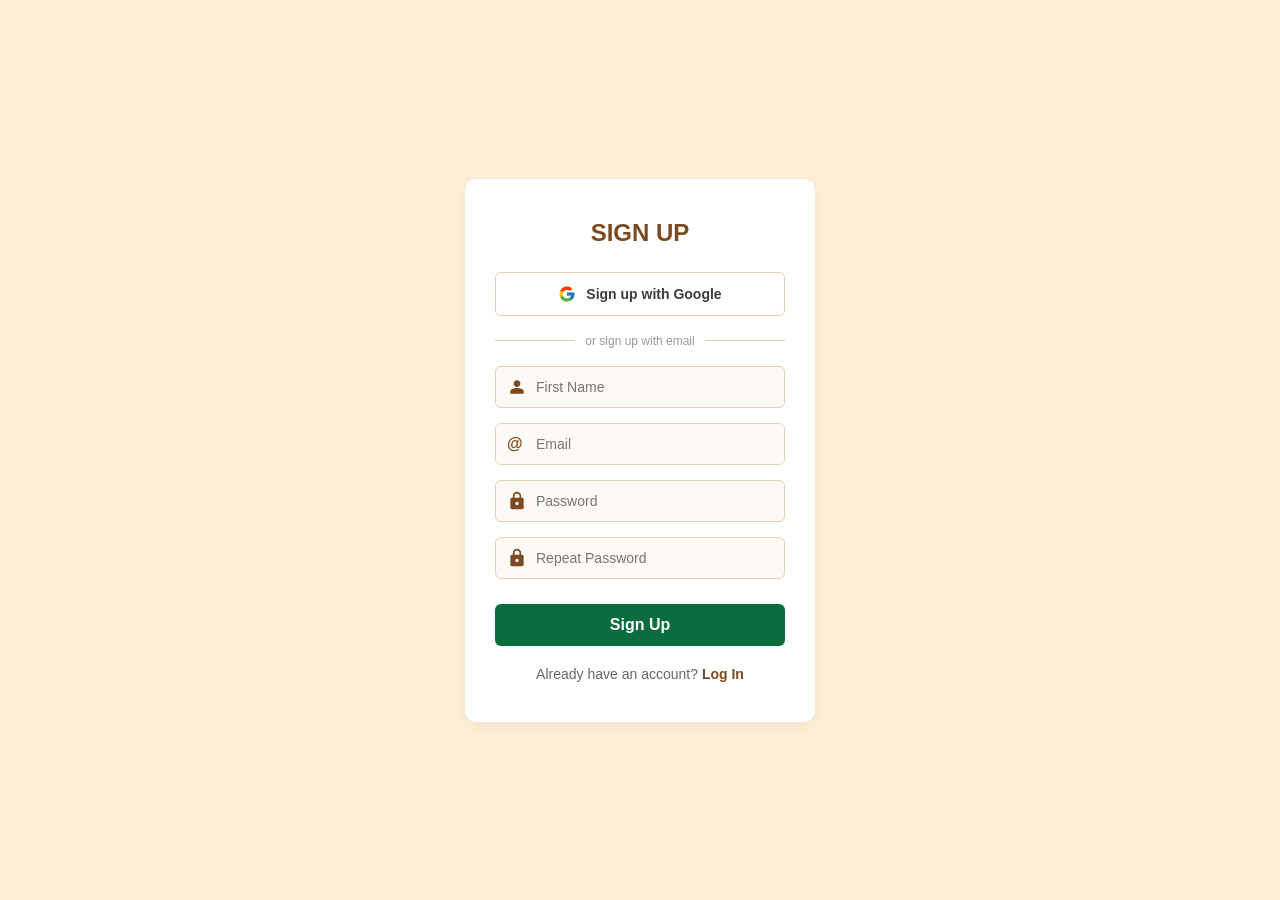
<file: index.html>
<!DOCTYPE html>
<html lang="en">

<head>
    <meta charset="UTF-8">
    <meta name="viewport" content="width=device-width, initial-scale=1.0">
    <title>Sign Up</title>
    <link rel="stylesheet" href="sign-up.css">
</head>

<body>
    <div class="wrapper">
        <h1>Sign Up</h1>

        <button type="button" class="btn-google" id="google-signup-btn">
            <svg xmlns="http://www.w3.org/2000/svg" width="18" height="18" viewBox="0 0 48 48">
                <path fill="#FFC107" d="M43.6 20.5H42V20H24v8h11.3C33.7 32.9 29.3 36 24 36c-6.6 0-12-5.4-12-12s5.4-12 12-12c3.1 0 5.9 1.1 8.1 3l5.7-5.7C34.6 6.1 29.6 4 24 4 12.9 4 4 12.9 4 24s8.9 20 20 20 20-8.9 20-20c0-1.2-.1-2.3-.4-3.5z"/>
                <path fill="#FF3D00" d="M6.3 14.7l6.6 4.8C14.6 16 18.9 13 24 13c3.1 0 5.9 1.1 8.1 3l5.7-5.7C34.6 6.1 29.6 4 24 4 16.3 4 9.6 8.3 6.3 14.7z"/>
                <path fill="#4CAF50" d="M24 44c5.5 0 10.4-1.9 14.3-5.1l-6.6-5.4c-2 1.5-4.7 2.5-7.7 2.5-5.3 0-9.7-3.4-11.3-8.1l-6.6 5.1C9.5 39.6 16.2 44 24 44z"/>
                <path fill="#1976D2" d="M43.6 20.5H42V20H24v8h11.3c-0.8 2.3-2.3 4.3-4.2 5.7l6.6 5.4C41.5 35.9 44 30.4 44 24c0-1.2-.1-2.3-.4-3.5z"/>
            </svg>
            Sign up with Google
        </button>

        <div class="divider"><span>or sign up with email</span></div>

        <p class="form-error" id="form-error" hidden></p>

        <form id="signup-form" novalidate>
            <div>
                <label for="firstname-input">
                    <svg xmlns="http://www.w3.org/2000/svg" height="24px" viewBox="0 -960 960 960" width="24px" fill="#1f1f1f"><path d="M367-527q-47-47-47-113t47-113q47-47 113-47t113 47q47 47 47 113t-47 113q-47 47-113 47t-113-47ZM160-160v-112q0-34 17.5-62.5T224-378q62-31 126-46.5T480-440q66 0 130 15.5T736-378q29 15 46.5 43.5T800-272v112H160Z"/></svg>
                </label>
                <input type="text" name="firstname" id="firstname-input" placeholder="First Name">
            </div>
            <div>
                <label for="email-input">
                    <span> @ </span>
                </label>
                <input type="email" name="email" id="email-input" placeholder="Email">
            </div>
            <div>
                <label for="password-input">
                    <svg xmlns="http://www.w3.org/2000/svg" height="24px" viewBox="0 -960 960 960" width="24px" fill="#000000"><path d="M240-80q-33 0-56.5-23.5T160-160v-400q0-33 23.5-56.5T240-640h40v-80q0-83 58.5-141.5T480-920q83 0 141.5 58.5T680-720v80h40q33 0 56.5 23.5T800-560v400q0 33-23.5 56.5T720-80H240Zm296.5-223.5Q560-327 560-360t-23.5-56.5Q513-440 480-440t-56.5 23.5Q400-393 400-360t23.5 56.5Q447-280 480-280t56.5-23.5ZM360-640h240v-80q0-50-35-85t-85-35q-50 0-85 35t-35 85v80Z"/></svg>
                </label>
                <input type="password" name="password" id="password-input" placeholder="Password">
            </div>
            <div>
                <label for="repeat-password-input">
                    <svg xmlns="http://www.w3.org/2000/svg" height="24px" viewBox="0 -960 960 960" width="24px" fill="#000000"><path d="M240-80q-33 0-56.5-23.5T160-160v-400q0-33 23.5-56.5T240-640h40v-80q0-83 58.5-141.5T480-920q83 0 141.5 58.5T680-720v80h40q33 0 56.5 23.5T800-560v400q0 33-23.5 56.5T720-80H240Zm296.5-223.5Q560-327 560-360t-23.5-56.5Q513-440 480-440t-56.5 23.5Q400-393 400-360t23.5 56.5Q447-280 480-280t56.5-23.5ZM360-640h240v-80q0-50-35-85t-85-35q-50 0-85 35t-35 85v80Z"/></svg>
                </label>
                <input type="password" name="repeat-password" id="repeat-password-input" placeholder="Repeat Password">
            </div>
            <button type="submit">Sign Up</button>
        </form>
        <p>Already have an account? <a href="login.html">Log In</a></p>
    </div>

    <script src="session.js"></script>
    <script src="auth.js"></script>
</body>
</html>
</file>
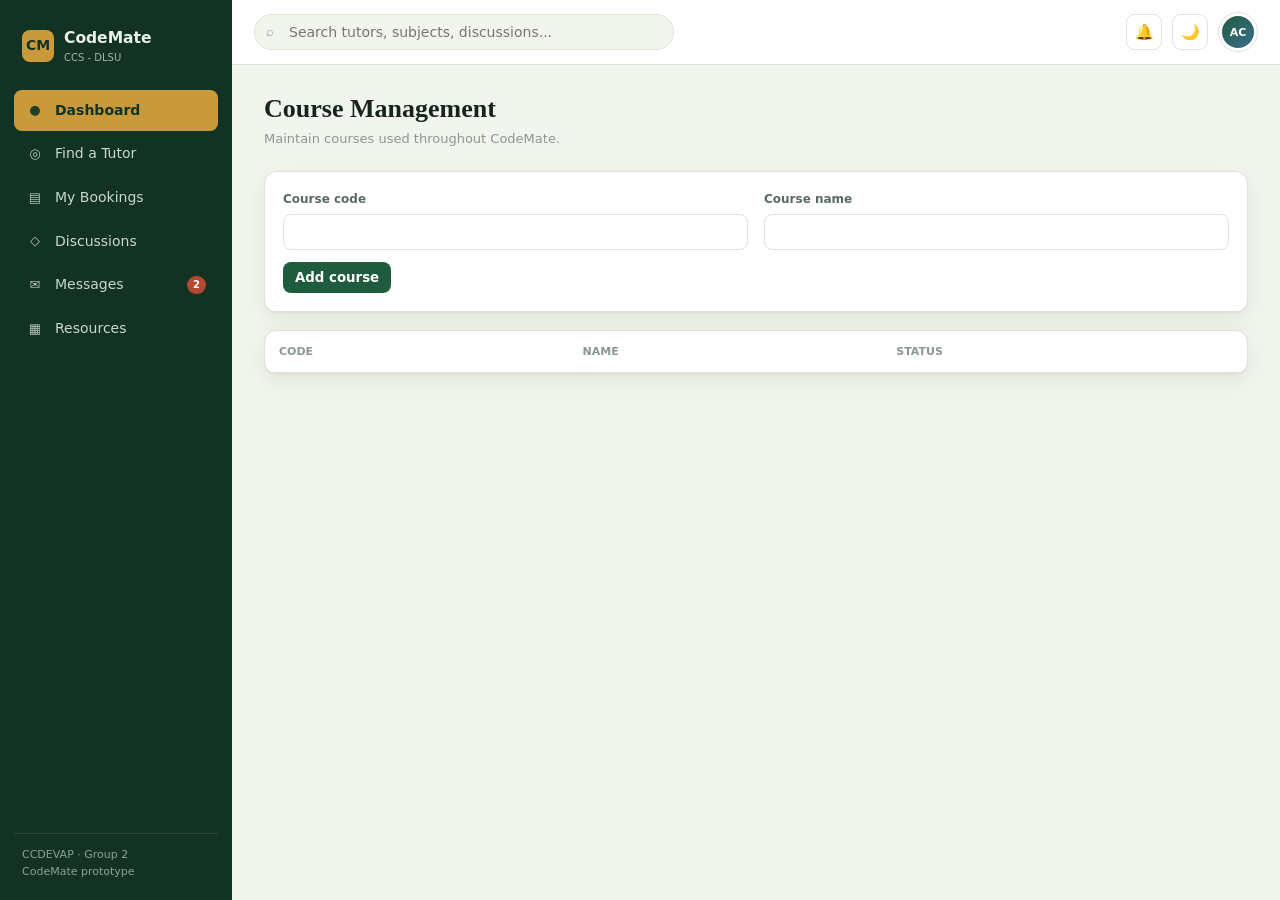
<file: admin-course-management.html>
<!DOCTYPE html>
<html lang="en"><head><meta charset="UTF-8"><meta name="viewport" content="width=device-width, initial-scale=1.0">
<title>CodeMate - Course Management</title>
<link rel="stylesheet" href="base.css"><link rel="stylesheet" href="sidebar.css"><link rel="stylesheet" href="topbar.css"><link rel="stylesheet" href="role-pages.css">
</head><body class="app-layout"><div class="sidebar-backdrop" id="sidebar-backdrop"></div>
<aside class="sidebar" id="sidebar">

    <div class="sidebar-logo">
      <div class="sidebar-logo-mark">CM</div>
      <div class="sidebar-logo-text">
        <span class="sidebar-title">CodeMate</span>
        <span class="sidebar-subtitle">CCS - DLSU</span>
      </div>
    </div>

    <nav class="sidebar-nav">
      <ul class="sidebar-list">

        <li class="sidebar-item">
          <a href="dashboard.html" class="sidebar-link active">
            <span class="sidebar-icon">&#9679;</span>
            <span>Dashboard</span>
          </a>
        </li>

        <li class="sidebar-item">
          <a href="find-tutor.html" class="sidebar-link">
            <span class="sidebar-icon">&#9678;</span>
            <span>Find a Tutor</span>
          </a>
        </li>

        <li class="sidebar-item">
          <a href="my-bookings.html" class="sidebar-link">
            <span class="sidebar-icon">&#9636;</span>
            <span>My Bookings</span>
          </a>
        </li>

        <li class="sidebar-item">
          <a href="discussions.html" class="sidebar-link">
            <span class="sidebar-icon">&#9671;</span>
            <span>Discussions</span>
          </a>
        </li>

        <li class="sidebar-item">
          <a href="messages.html" class="sidebar-link">
            <span class="sidebar-icon">&#9993;</span>
            <span>Messages</span>
            <span class="sidebar-badge" id="sidebar-messages-badge" hidden></span>
          </a>
        </li>

        <li class="sidebar-item sidebar-item-admin" hidden>
          <a href="admin-verify-tutors.html" class="sidebar-link">
            <span class="sidebar-icon">&#9670;</span>
            <span>Verify Tutors</span>
          </a>
        </li>

        <li class="sidebar-item sidebar-item-admin" hidden>
          <a href="admin-course-management.html" class="sidebar-link">
            <span class="sidebar-icon">&#9670;</span>
            <span>Course Management</span>
          </a>
        </li>

        <li class="sidebar-item sidebar-item-admin" hidden>
          <a href="admin-moderation.html" class="sidebar-link">
            <span class="sidebar-icon">&#9670;</span>
            <span>Content Moderation</span>
          </a>
        </li>

        <li class="sidebar-item sidebar-item-admin" hidden>
          <a href="admin-reports.html" class="sidebar-link">
            <span class="sidebar-icon">&#9670;</span>
            <span>Reports</span>
          </a>
        </li>

        <li class="sidebar-item sidebar-item-admin" hidden>
          <a href="admin-users.html" class="sidebar-link">
            <span class="sidebar-icon">&#9670;</span>
            <span>User Management</span>
          </a>
        </li>

      </ul>
    </nav>

    <div class="sidebar-foot">CCDEVAP &middot; Group 2<br>CodeMate prototype</div>

  </aside>
<div class="main-column"><header class="topbar">

      <button type="button" class="topbar-hamburger" id="topbar-hamburger" aria-label="Open menu">&#9776;</button>

      <form class="topbar-search" role="search" id="topbar-search-form">
        <span class="topbar-search-icon">&#8981;</span>
        <input type="search" id="global-search" name="q" placeholder="Search tutors, subjects, discussions...">
      </form>

      <div class="topbar-actions">

        <button type="button" class="icon-btn" id="btn-notifications" aria-label="Notifications">
          <span>&#128276;</span>
          <span class="icon-btn-badge" id="notifications-badge" hidden></span>
        </button>

        <button type="button" class="icon-btn" id="btn-bookmarks" aria-label="Saved tutors">
          <span>&#9733;</span>
        </button>

        <div class="user-menu">
          <button type="button" class="user-menu-trigger" id="user-menu-trigger" aria-haspopup="true" aria-expanded="false">
            <span class="user-avatar" id="user-avatar"></span>
          </button>

          <div class="user-menu-dropdown" id="user-menu-dropdown" hidden>
            <div class="user-menu-identity">
              <span class="user-menu-dot" id="user-menu-dot"></span>
              <span class="user-menu-name-role" id="user-menu-name-role"></span>
            </div>
            <a href="login-signup.html" class="user-menu-item user-menu-signout" id="btn-signout">Signout</a>
          </div>
        </div>

      </div>
    </header><main class="role-page">
<div class="role-page-header"><div><h1>Course Management</h1><p>Maintain courses used throughout CodeMate.</p></div></div><div class="role-card"><form id="course-form"><div class="role-grid"><div class="role-field"><label>Course code</label><input id="code" required></div><div class="role-field"><label>Course name</label><input id="name" required></div></div><button class="role-btn primary">Add course</button></form></div><div class="role-table-wrap" style="margin-top:18px"><table class="role-table"><thead><tr><th>Code</th><th>Name</th><th>Status</th></tr></thead><tbody id="rows"></tbody></table></div></main></div>
<script src="session.js"></script><script src="sidebar.js"></script><script src="topbar.js"></script><script src="admin-course-management.js"></script>
</body></html>
</file>
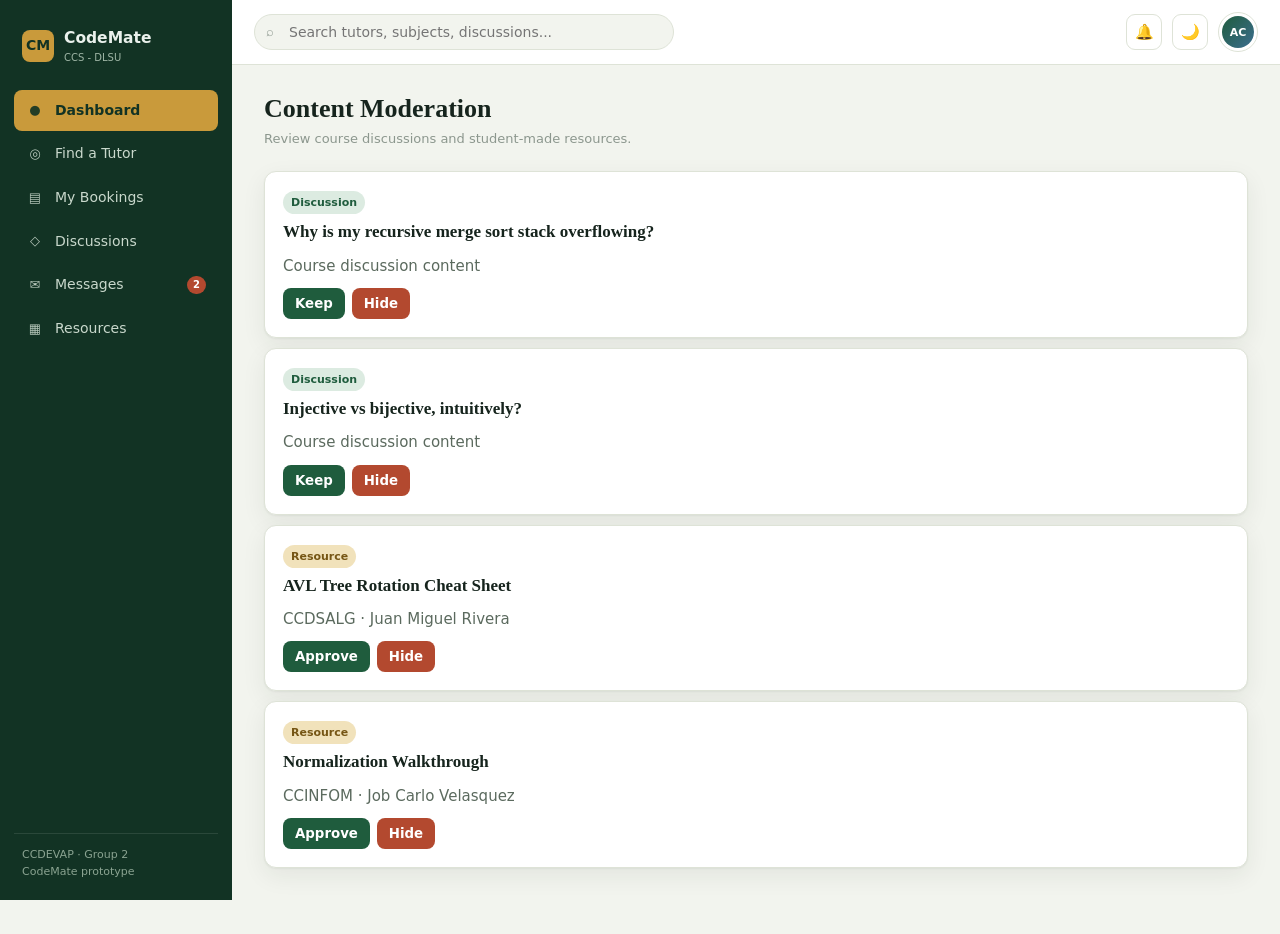
<file: admin-moderation.html>
<!DOCTYPE html>
<html lang="en"><head><meta charset="UTF-8"><meta name="viewport" content="width=device-width, initial-scale=1.0">
<title>CodeMate - Content Moderation</title>
<link rel="stylesheet" href="base.css"><link rel="stylesheet" href="sidebar.css"><link rel="stylesheet" href="topbar.css"><link rel="stylesheet" href="role-pages.css">
</head><body class="app-layout"><div class="sidebar-backdrop" id="sidebar-backdrop"></div>
<aside class="sidebar" id="sidebar">

    <div class="sidebar-logo">
      <div class="sidebar-logo-mark">CM</div>
      <div class="sidebar-logo-text">
        <span class="sidebar-title">CodeMate</span>
        <span class="sidebar-subtitle">CCS - DLSU</span>
      </div>
    </div>

    <nav class="sidebar-nav">
      <ul class="sidebar-list">

        <li class="sidebar-item">
          <a href="dashboard.html" class="sidebar-link active">
            <span class="sidebar-icon">&#9679;</span>
            <span>Dashboard</span>
          </a>
        </li>

        <li class="sidebar-item">
          <a href="find-tutor.html" class="sidebar-link">
            <span class="sidebar-icon">&#9678;</span>
            <span>Find a Tutor</span>
          </a>
        </li>

        <li class="sidebar-item">
          <a href="my-bookings.html" class="sidebar-link">
            <span class="sidebar-icon">&#9636;</span>
            <span>My Bookings</span>
          </a>
        </li>

        <li class="sidebar-item">
          <a href="discussions.html" class="sidebar-link">
            <span class="sidebar-icon">&#9671;</span>
            <span>Discussions</span>
          </a>
        </li>

        <li class="sidebar-item">
          <a href="messages.html" class="sidebar-link">
            <span class="sidebar-icon">&#9993;</span>
            <span>Messages</span>
            <span class="sidebar-badge" id="sidebar-messages-badge" hidden></span>
          </a>
        </li>

        <li class="sidebar-item sidebar-item-admin" hidden>
          <a href="admin-verify-tutors.html" class="sidebar-link">
            <span class="sidebar-icon">&#9670;</span>
            <span>Verify Tutors</span>
          </a>
        </li>

        <li class="sidebar-item sidebar-item-admin" hidden>
          <a href="admin-course-management.html" class="sidebar-link">
            <span class="sidebar-icon">&#9670;</span>
            <span>Course Management</span>
          </a>
        </li>

        <li class="sidebar-item sidebar-item-admin" hidden>
          <a href="admin-moderation.html" class="sidebar-link">
            <span class="sidebar-icon">&#9670;</span>
            <span>Content Moderation</span>
          </a>
        </li>

        <li class="sidebar-item sidebar-item-admin" hidden>
          <a href="admin-reports.html" class="sidebar-link">
            <span class="sidebar-icon">&#9670;</span>
            <span>Reports</span>
          </a>
        </li>

        <li class="sidebar-item sidebar-item-admin" hidden>
          <a href="admin-users.html" class="sidebar-link">
            <span class="sidebar-icon">&#9670;</span>
            <span>User Management</span>
          </a>
        </li>

      </ul>
    </nav>

    <div class="sidebar-foot">CCDEVAP &middot; Group 2<br>CodeMate prototype</div>

  </aside>
<div class="main-column"><header class="topbar">

      <button type="button" class="topbar-hamburger" id="topbar-hamburger" aria-label="Open menu">&#9776;</button>

      <form class="topbar-search" role="search" id="topbar-search-form">
        <span class="topbar-search-icon">&#8981;</span>
        <input type="search" id="global-search" name="q" placeholder="Search tutors, subjects, discussions...">
      </form>

      <div class="topbar-actions">

        <button type="button" class="icon-btn" id="btn-notifications" aria-label="Notifications">
          <span>&#128276;</span>
          <span class="icon-btn-badge" id="notifications-badge" hidden></span>
        </button>

        <button type="button" class="icon-btn" id="btn-bookmarks" aria-label="Saved tutors">
          <span>&#9733;</span>
        </button>

        <div class="user-menu">
          <button type="button" class="user-menu-trigger" id="user-menu-trigger" aria-haspopup="true" aria-expanded="false">
            <span class="user-avatar" id="user-avatar"></span>
          </button>

          <div class="user-menu-dropdown" id="user-menu-dropdown" hidden>
            <div class="user-menu-identity">
              <span class="user-menu-dot" id="user-menu-dot"></span>
              <span class="user-menu-name-role" id="user-menu-name-role"></span>
            </div>
            <a href="login-signup.html" class="user-menu-item user-menu-signout" id="btn-signout">Signout</a>
          </div>
        </div>

      </div>
    </header><main class="role-page">
<div class="role-page-header"><div><h1>Content Moderation</h1><p>Review course discussions and student-made resources.</p></div></div><div id="items"></div></main></div>
<script src="session.js"></script><script src="sidebar.js"></script><script src="topbar.js"></script><script src="admin-moderation.js"></script>
</body></html>
</file>
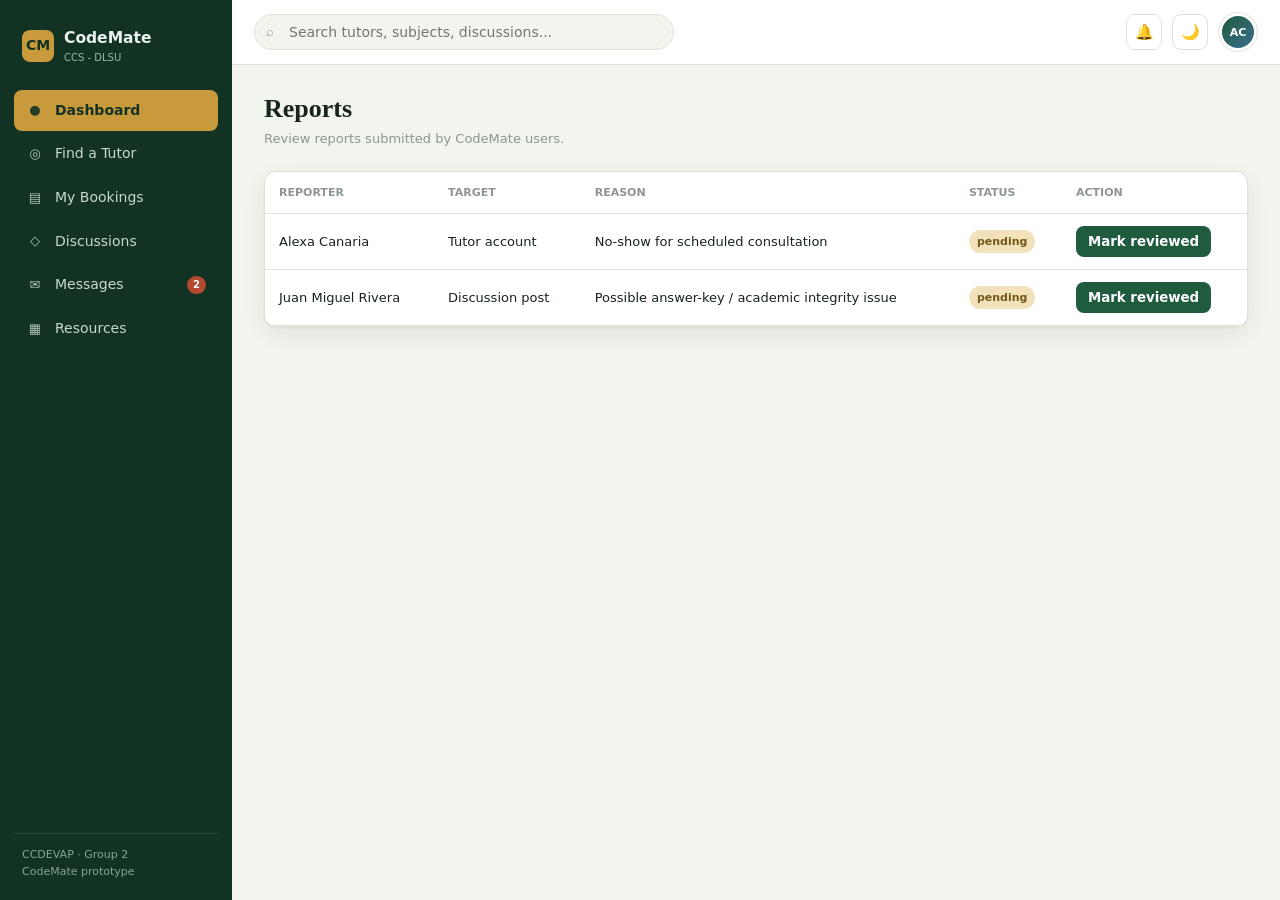
<file: admin-reports.html>
<!DOCTYPE html>
<html lang="en"><head><meta charset="UTF-8"><meta name="viewport" content="width=device-width, initial-scale=1.0">
<title>CodeMate - Reports</title>
<link rel="stylesheet" href="base.css"><link rel="stylesheet" href="sidebar.css"><link rel="stylesheet" href="topbar.css"><link rel="stylesheet" href="role-pages.css">
</head><body class="app-layout"><div class="sidebar-backdrop" id="sidebar-backdrop"></div>
<aside class="sidebar" id="sidebar">

    <div class="sidebar-logo">
      <div class="sidebar-logo-mark">CM</div>
      <div class="sidebar-logo-text">
        <span class="sidebar-title">CodeMate</span>
        <span class="sidebar-subtitle">CCS - DLSU</span>
      </div>
    </div>

    <nav class="sidebar-nav">
      <ul class="sidebar-list">

        <li class="sidebar-item">
          <a href="dashboard.html" class="sidebar-link active">
            <span class="sidebar-icon">&#9679;</span>
            <span>Dashboard</span>
          </a>
        </li>

        <li class="sidebar-item">
          <a href="find-tutor.html" class="sidebar-link">
            <span class="sidebar-icon">&#9678;</span>
            <span>Find a Tutor</span>
          </a>
        </li>

        <li class="sidebar-item">
          <a href="my-bookings.html" class="sidebar-link">
            <span class="sidebar-icon">&#9636;</span>
            <span>My Bookings</span>
          </a>
        </li>

        <li class="sidebar-item">
          <a href="discussions.html" class="sidebar-link">
            <span class="sidebar-icon">&#9671;</span>
            <span>Discussions</span>
          </a>
        </li>

        <li class="sidebar-item">
          <a href="messages.html" class="sidebar-link">
            <span class="sidebar-icon">&#9993;</span>
            <span>Messages</span>
            <span class="sidebar-badge" id="sidebar-messages-badge" hidden></span>
          </a>
        </li>

        <li class="sidebar-item sidebar-item-admin" hidden>
          <a href="admin-verify-tutors.html" class="sidebar-link">
            <span class="sidebar-icon">&#9670;</span>
            <span>Verify Tutors</span>
          </a>
        </li>

        <li class="sidebar-item sidebar-item-admin" hidden>
          <a href="admin-course-management.html" class="sidebar-link">
            <span class="sidebar-icon">&#9670;</span>
            <span>Course Management</span>
          </a>
        </li>

        <li class="sidebar-item sidebar-item-admin" hidden>
          <a href="admin-moderation.html" class="sidebar-link">
            <span class="sidebar-icon">&#9670;</span>
            <span>Content Moderation</span>
          </a>
        </li>

        <li class="sidebar-item sidebar-item-admin" hidden>
          <a href="admin-reports.html" class="sidebar-link">
            <span class="sidebar-icon">&#9670;</span>
            <span>Reports</span>
          </a>
        </li>

        <li class="sidebar-item sidebar-item-admin" hidden>
          <a href="admin-users.html" class="sidebar-link">
            <span class="sidebar-icon">&#9670;</span>
            <span>User Management</span>
          </a>
        </li>

      </ul>
    </nav>

    <div class="sidebar-foot">CCDEVAP &middot; Group 2<br>CodeMate prototype</div>

  </aside>
<div class="main-column"><header class="topbar">

      <button type="button" class="topbar-hamburger" id="topbar-hamburger" aria-label="Open menu">&#9776;</button>

      <form class="topbar-search" role="search" id="topbar-search-form">
        <span class="topbar-search-icon">&#8981;</span>
        <input type="search" id="global-search" name="q" placeholder="Search tutors, subjects, discussions...">
      </form>

      <div class="topbar-actions">

        <button type="button" class="icon-btn" id="btn-notifications" aria-label="Notifications">
          <span>&#128276;</span>
          <span class="icon-btn-badge" id="notifications-badge" hidden></span>
        </button>

        <button type="button" class="icon-btn" id="btn-bookmarks" aria-label="Saved tutors">
          <span>&#9733;</span>
        </button>

        <div class="user-menu">
          <button type="button" class="user-menu-trigger" id="user-menu-trigger" aria-haspopup="true" aria-expanded="false">
            <span class="user-avatar" id="user-avatar"></span>
          </button>

          <div class="user-menu-dropdown" id="user-menu-dropdown" hidden>
            <div class="user-menu-identity">
              <span class="user-menu-dot" id="user-menu-dot"></span>
              <span class="user-menu-name-role" id="user-menu-name-role"></span>
            </div>
            <a href="login-signup.html" class="user-menu-item user-menu-signout" id="btn-signout">Signout</a>
          </div>
        </div>

      </div>
    </header><main class="role-page">
<div class="role-page-header"><div><h1>Reports</h1><p>Review reports submitted by CodeMate users.</p></div></div><div class="role-table-wrap"><table class="role-table"><thead><tr><th>Reporter</th><th>Target</th><th>Reason</th><th>Status</th><th>Action</th></tr></thead><tbody id="rows"></tbody></table></div></main></div>
<script src="session.js"></script><script src="sidebar.js"></script><script src="topbar.js"></script><script src="admin-reports.js"></script>
</body></html>
</file>
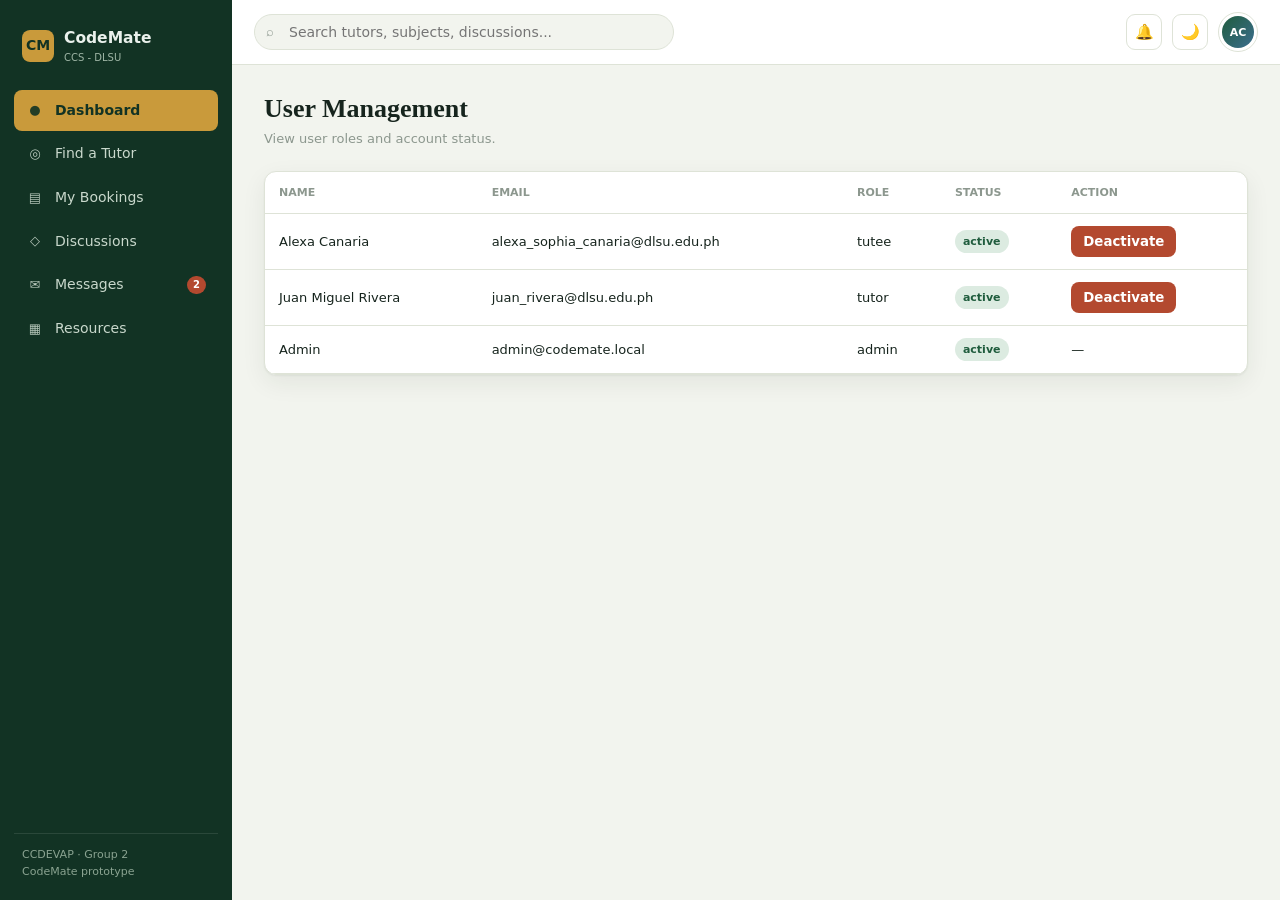
<file: admin-users.html>
<!DOCTYPE html>
<html lang="en"><head><meta charset="UTF-8"><meta name="viewport" content="width=device-width, initial-scale=1.0">
<title>CodeMate - User Management</title>
<link rel="stylesheet" href="base.css"><link rel="stylesheet" href="sidebar.css"><link rel="stylesheet" href="topbar.css"><link rel="stylesheet" href="role-pages.css">
</head><body class="app-layout"><div class="sidebar-backdrop" id="sidebar-backdrop"></div>
<aside class="sidebar" id="sidebar">

    <div class="sidebar-logo">
      <div class="sidebar-logo-mark">CM</div>
      <div class="sidebar-logo-text">
        <span class="sidebar-title">CodeMate</span>
        <span class="sidebar-subtitle">CCS - DLSU</span>
      </div>
    </div>

    <nav class="sidebar-nav">
      <ul class="sidebar-list">

        <li class="sidebar-item">
          <a href="dashboard.html" class="sidebar-link active">
            <span class="sidebar-icon">&#9679;</span>
            <span>Dashboard</span>
          </a>
        </li>

        <li class="sidebar-item">
          <a href="find-tutor.html" class="sidebar-link">
            <span class="sidebar-icon">&#9678;</span>
            <span>Find a Tutor</span>
          </a>
        </li>

        <li class="sidebar-item">
          <a href="my-bookings.html" class="sidebar-link">
            <span class="sidebar-icon">&#9636;</span>
            <span>My Bookings</span>
          </a>
        </li>

        <li class="sidebar-item">
          <a href="discussions.html" class="sidebar-link">
            <span class="sidebar-icon">&#9671;</span>
            <span>Discussions</span>
          </a>
        </li>

        <li class="sidebar-item">
          <a href="messages.html" class="sidebar-link">
            <span class="sidebar-icon">&#9993;</span>
            <span>Messages</span>
            <span class="sidebar-badge" id="sidebar-messages-badge" hidden></span>
          </a>
        </li>

        <li class="sidebar-item sidebar-item-admin" hidden>
          <a href="admin-verify-tutors.html" class="sidebar-link">
            <span class="sidebar-icon">&#9670;</span>
            <span>Verify Tutors</span>
          </a>
        </li>

        <li class="sidebar-item sidebar-item-admin" hidden>
          <a href="admin-course-management.html" class="sidebar-link">
            <span class="sidebar-icon">&#9670;</span>
            <span>Course Management</span>
          </a>
        </li>

        <li class="sidebar-item sidebar-item-admin" hidden>
          <a href="admin-moderation.html" class="sidebar-link">
            <span class="sidebar-icon">&#9670;</span>
            <span>Content Moderation</span>
          </a>
        </li>

        <li class="sidebar-item sidebar-item-admin" hidden>
          <a href="admin-reports.html" class="sidebar-link">
            <span class="sidebar-icon">&#9670;</span>
            <span>Reports</span>
          </a>
        </li>

        <li class="sidebar-item sidebar-item-admin" hidden>
          <a href="admin-users.html" class="sidebar-link">
            <span class="sidebar-icon">&#9670;</span>
            <span>User Management</span>
          </a>
        </li>

      </ul>
    </nav>

    <div class="sidebar-foot">CCDEVAP &middot; Group 2<br>CodeMate prototype</div>

  </aside>
<div class="main-column"><header class="topbar">

      <button type="button" class="topbar-hamburger" id="topbar-hamburger" aria-label="Open menu">&#9776;</button>

      <form class="topbar-search" role="search" id="topbar-search-form">
        <span class="topbar-search-icon">&#8981;</span>
        <input type="search" id="global-search" name="q" placeholder="Search tutors, subjects, discussions...">
      </form>

      <div class="topbar-actions">

        <button type="button" class="icon-btn" id="btn-notifications" aria-label="Notifications">
          <span>&#128276;</span>
          <span class="icon-btn-badge" id="notifications-badge" hidden></span>
        </button>

        <button type="button" class="icon-btn" id="btn-bookmarks" aria-label="Saved tutors">
          <span>&#9733;</span>
        </button>

        <div class="user-menu">
          <button type="button" class="user-menu-trigger" id="user-menu-trigger" aria-haspopup="true" aria-expanded="false">
            <span class="user-avatar" id="user-avatar"></span>
          </button>

          <div class="user-menu-dropdown" id="user-menu-dropdown" hidden>
            <div class="user-menu-identity">
              <span class="user-menu-dot" id="user-menu-dot"></span>
              <span class="user-menu-name-role" id="user-menu-name-role"></span>
            </div>
            <a href="login-signup.html" class="user-menu-item user-menu-signout" id="btn-signout">Signout</a>
          </div>
        </div>

      </div>
    </header><main class="role-page">
<div class="role-page-header"><div><h1>User Management</h1><p>View user roles and account status.</p></div></div><div class="role-table-wrap"><table class="role-table"><thead><tr><th>Name</th><th>Email</th><th>Role</th><th>Status</th><th>Action</th></tr></thead><tbody id="rows"></tbody></table></div></main></div>
<script src="session.js"></script><script src="sidebar.js"></script><script src="topbar.js"></script><script src="admin-users.js"></script>
</body></html>
</file>
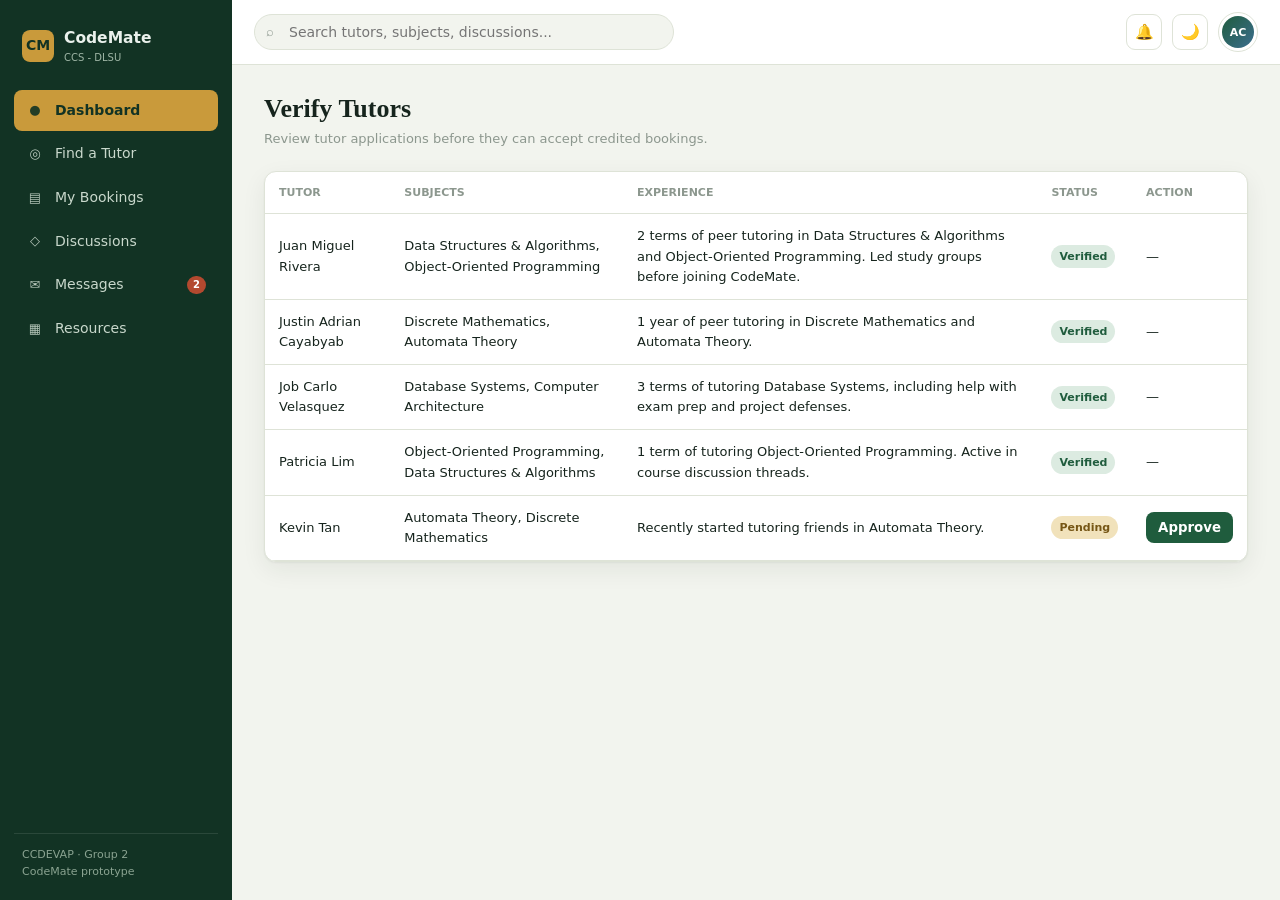
<file: admin-verify-tutors.html>
<!DOCTYPE html>
<html lang="en"><head><meta charset="UTF-8"><meta name="viewport" content="width=device-width, initial-scale=1.0">
<title>CodeMate - Verify Tutors</title>
<link rel="stylesheet" href="base.css"><link rel="stylesheet" href="sidebar.css"><link rel="stylesheet" href="topbar.css"><link rel="stylesheet" href="role-pages.css">
</head><body class="app-layout"><div class="sidebar-backdrop" id="sidebar-backdrop"></div>
<aside class="sidebar" id="sidebar">

    <div class="sidebar-logo">
      <div class="sidebar-logo-mark">CM</div>
      <div class="sidebar-logo-text">
        <span class="sidebar-title">CodeMate</span>
        <span class="sidebar-subtitle">CCS - DLSU</span>
      </div>
    </div>

    <nav class="sidebar-nav">
      <ul class="sidebar-list">

        <li class="sidebar-item">
          <a href="dashboard.html" class="sidebar-link active">
            <span class="sidebar-icon">&#9679;</span>
            <span>Dashboard</span>
          </a>
        </li>

        <li class="sidebar-item">
          <a href="find-tutor.html" class="sidebar-link">
            <span class="sidebar-icon">&#9678;</span>
            <span>Find a Tutor</span>
          </a>
        </li>

        <li class="sidebar-item">
          <a href="my-bookings.html" class="sidebar-link">
            <span class="sidebar-icon">&#9636;</span>
            <span>My Bookings</span>
          </a>
        </li>

        <li class="sidebar-item">
          <a href="discussions.html" class="sidebar-link">
            <span class="sidebar-icon">&#9671;</span>
            <span>Discussions</span>
          </a>
        </li>

        <li class="sidebar-item">
          <a href="messages.html" class="sidebar-link">
            <span class="sidebar-icon">&#9993;</span>
            <span>Messages</span>
            <span class="sidebar-badge" id="sidebar-messages-badge" hidden></span>
          </a>
        </li>

        <li class="sidebar-item sidebar-item-admin" hidden>
          <a href="admin-verify-tutors.html" class="sidebar-link">
            <span class="sidebar-icon">&#9670;</span>
            <span>Verify Tutors</span>
          </a>
        </li>

        <li class="sidebar-item sidebar-item-admin" hidden>
          <a href="admin-course-management.html" class="sidebar-link">
            <span class="sidebar-icon">&#9670;</span>
            <span>Course Management</span>
          </a>
        </li>

        <li class="sidebar-item sidebar-item-admin" hidden>
          <a href="admin-moderation.html" class="sidebar-link">
            <span class="sidebar-icon">&#9670;</span>
            <span>Content Moderation</span>
          </a>
        </li>

        <li class="sidebar-item sidebar-item-admin" hidden>
          <a href="admin-reports.html" class="sidebar-link">
            <span class="sidebar-icon">&#9670;</span>
            <span>Reports</span>
          </a>
        </li>

        <li class="sidebar-item sidebar-item-admin" hidden>
          <a href="admin-users.html" class="sidebar-link">
            <span class="sidebar-icon">&#9670;</span>
            <span>User Management</span>
          </a>
        </li>

      </ul>
    </nav>

    <div class="sidebar-foot">CCDEVAP &middot; Group 2<br>CodeMate prototype</div>

  </aside>
<div class="main-column"><header class="topbar">

      <button type="button" class="topbar-hamburger" id="topbar-hamburger" aria-label="Open menu">&#9776;</button>

      <form class="topbar-search" role="search" id="topbar-search-form">
        <span class="topbar-search-icon">&#8981;</span>
        <input type="search" id="global-search" name="q" placeholder="Search tutors, subjects, discussions...">
      </form>

      <div class="topbar-actions">

        <button type="button" class="icon-btn" id="btn-notifications" aria-label="Notifications">
          <span>&#128276;</span>
          <span class="icon-btn-badge" id="notifications-badge" hidden></span>
        </button>

        <button type="button" class="icon-btn" id="btn-bookmarks" aria-label="Saved tutors">
          <span>&#9733;</span>
        </button>

        <div class="user-menu">
          <button type="button" class="user-menu-trigger" id="user-menu-trigger" aria-haspopup="true" aria-expanded="false">
            <span class="user-avatar" id="user-avatar"></span>
          </button>

          <div class="user-menu-dropdown" id="user-menu-dropdown" hidden>
            <div class="user-menu-identity">
              <span class="user-menu-dot" id="user-menu-dot"></span>
              <span class="user-menu-name-role" id="user-menu-name-role"></span>
            </div>
            <a href="login-signup.html" class="user-menu-item user-menu-signout" id="btn-signout">Signout</a>
          </div>
        </div>

      </div>
    </header><main class="role-page">
<div class="role-page-header"><div><h1>Verify Tutors</h1><p>Review tutor applications before they can accept credited bookings.</p></div></div><div class="role-table-wrap"><table class="role-table"><thead><tr><th>Tutor</th><th>Subjects</th><th>Experience</th><th>Status</th><th>Action</th></tr></thead><tbody id="rows"></tbody></table></div></main></div>
<script src="session.js"></script><script src="sidebar.js"></script><script src="topbar.js"></script><script src="admin-verify-tutors.js"></script>
</body></html>
</file>
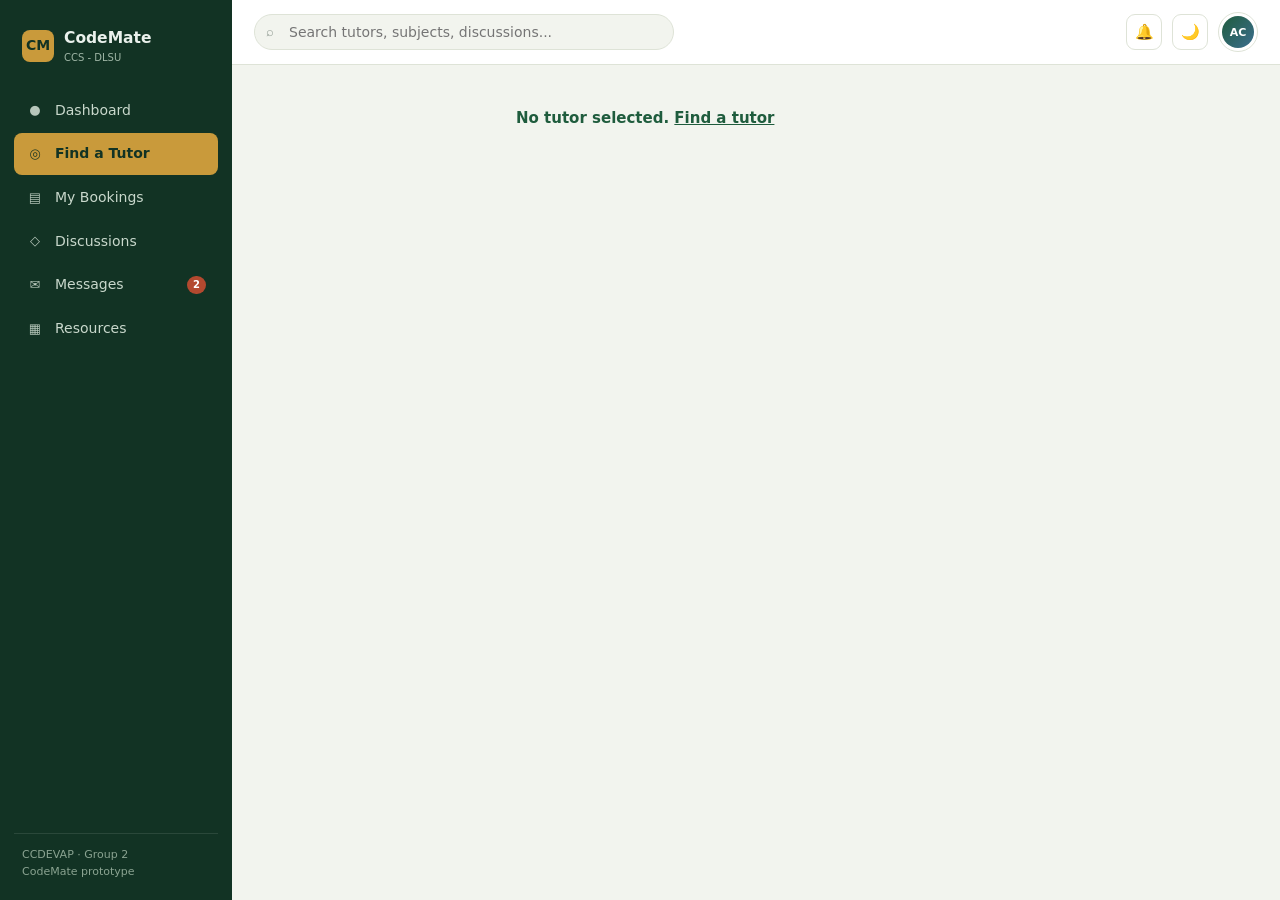
<file: book-consultation.html>
<!DOCTYPE html>
<html lang="en">
<head>
  <meta charset="UTF-8">
  <meta name="viewport" content="width=device-width, initial-scale=1.0">
  <title>CodeMate - Book a Consultation</title>

  <link rel="stylesheet" href="base.css">
  <link rel="stylesheet" href="sidebar.css">
  <link rel="stylesheet" href="topbar.css">
  <link rel="stylesheet" href="book-consultation.css">
</head>
<body class="app-layout">

  <div class="sidebar-backdrop" id="sidebar-backdrop"></div>

  <aside class="sidebar" id="sidebar">

    <div class="sidebar-logo">
      <div class="sidebar-logo-mark">CM</div>
      <div class="sidebar-logo-text">
        <span class="sidebar-title">CodeMate</span>
        <span class="sidebar-subtitle">CCS - DLSU</span>
      </div>
    </div>

    <nav class="sidebar-nav">
      <ul class="sidebar-list">

        <li class="sidebar-item">
          <a href="dashboard.html" class="sidebar-link">
            <span class="sidebar-icon">&#9679;</span>
            <span>Dashboard</span>
          </a>
        </li>

        <li class="sidebar-item">
          <a href="find-tutor.html" class="sidebar-link active">
            <span class="sidebar-icon">&#9678;</span>
            <span>Find a Tutor</span>
          </a>
        </li>

        <li class="sidebar-item">
          <a href="my-bookings.html" class="sidebar-link">
            <span class="sidebar-icon">&#9636;</span>
            <span>My Bookings</span>
          </a>
        </li>

        <li class="sidebar-item">
          <a href="discussions.html" class="sidebar-link">
            <span class="sidebar-icon">&#9671;</span>
            <span>Discussions</span>
          </a>
        </li>

        <li class="sidebar-item">
          <a href="messages.html" class="sidebar-link">
            <span class="sidebar-icon">&#9993;</span>
            <span>Messages</span>
            <span class="sidebar-badge" id="sidebar-messages-badge" hidden></span>
          </a>
        </li>

        <li class="sidebar-item sidebar-item-admin" hidden>
          <a href="admin-verify-tutors.html" class="sidebar-link">
            <span class="sidebar-icon">&#9670;</span>
            <span>Verify Tutors</span>
          </a>
        </li>

        <li class="sidebar-item sidebar-item-admin" hidden>
          <a href="admin-course-management.html" class="sidebar-link">
            <span class="sidebar-icon">&#9670;</span>
            <span>Course Management</span>
          </a>
        </li>

        <li class="sidebar-item sidebar-item-admin" hidden>
          <a href="admin-moderation.html" class="sidebar-link">
            <span class="sidebar-icon">&#9670;</span>
            <span>Content Moderation</span>
          </a>
        </li>

        <li class="sidebar-item sidebar-item-admin" hidden>
          <a href="admin-reports.html" class="sidebar-link">
            <span class="sidebar-icon">&#9670;</span>
            <span>Reports</span>
          </a>
        </li>

        <li class="sidebar-item sidebar-item-admin" hidden>
          <a href="admin-users.html" class="sidebar-link">
            <span class="sidebar-icon">&#9670;</span>
            <span>User Management</span>
          </a>
        </li>

      </ul>
    </nav>

    <div class="sidebar-foot">CCDEVAP &middot; Group 2<br>CodeMate prototype</div>

  </aside>

  <div class="main-column">

    <header class="topbar">

      <button type="button" class="topbar-hamburger" id="topbar-hamburger" aria-label="Open menu">&#9776;</button>

      <form class="topbar-search" role="search" id="topbar-search-form">
        <span class="topbar-search-icon">&#8981;</span>
        <input type="search" id="global-search" name="q" placeholder="Search tutors, subjects, discussions...">
      </form>

      <div class="topbar-actions">

        <button type="button" class="icon-btn" id="btn-notifications" aria-label="Notifications">
          <span>&#128276;</span>
          <span class="icon-btn-badge" id="notifications-badge" hidden></span>
        </button>

        <button type="button" class="icon-btn" id="btn-bookmarks" aria-label="Saved tutors">
          <span>&#9733;</span>
        </button>

        <div class="user-menu">
          <button type="button" class="user-menu-trigger" id="user-menu-trigger" aria-haspopup="true" aria-expanded="false">
            <span class="user-avatar" id="user-avatar"></span>
          </button>

          <div class="user-menu-dropdown" id="user-menu-dropdown" hidden>
            <div class="user-menu-identity">
              <span class="user-menu-dot" id="user-menu-dot"></span>
              <span class="user-menu-name-role" id="user-menu-name-role"></span>
            </div>
            <a href="login-signup.html" class="user-menu-item user-menu-signout" id="btn-signout">Signout</a>
          </div>
        </div>

      </div>
    </header>

    <main class="booking-content">

      <form class="modal" id="booking-form" hidden>
        <h2 class="modal-title">Book a consultation</h2>
        <p class="modal-tutor" id="tutor-name"></p>

        <div class="field">
          <label for="subject">Subject</label>
          <select id="subject" name="subject" required></select>
        </div>

        <div class="field">
          <label for="datetime">Date &amp; time</label>
          <input type="datetime-local" id="datetime" name="datetime" required>
        </div>

        <div class="field">
          <label for="mode">Mode</label>
          <select id="mode" name="mode">
            <option>Online</option>
            <option>Face-to-face</option>
          </select>
        </div>

        <div class="actions">
          <button type="button" class="btn btn-cancel" id="cancel-button">Cancel</button>
          <button type="submit" class="btn btn-confirm">Confirm booking</button>
        </div>
      </form>

      <p class="booking-message" id="booking-message"></p>

    </main>

  </div>

  <script src="sidebar.js"></script>
  <script src="topbar.js"></script>
  <script src="book-consultation.js"></script>
</body>
</html>
</file>
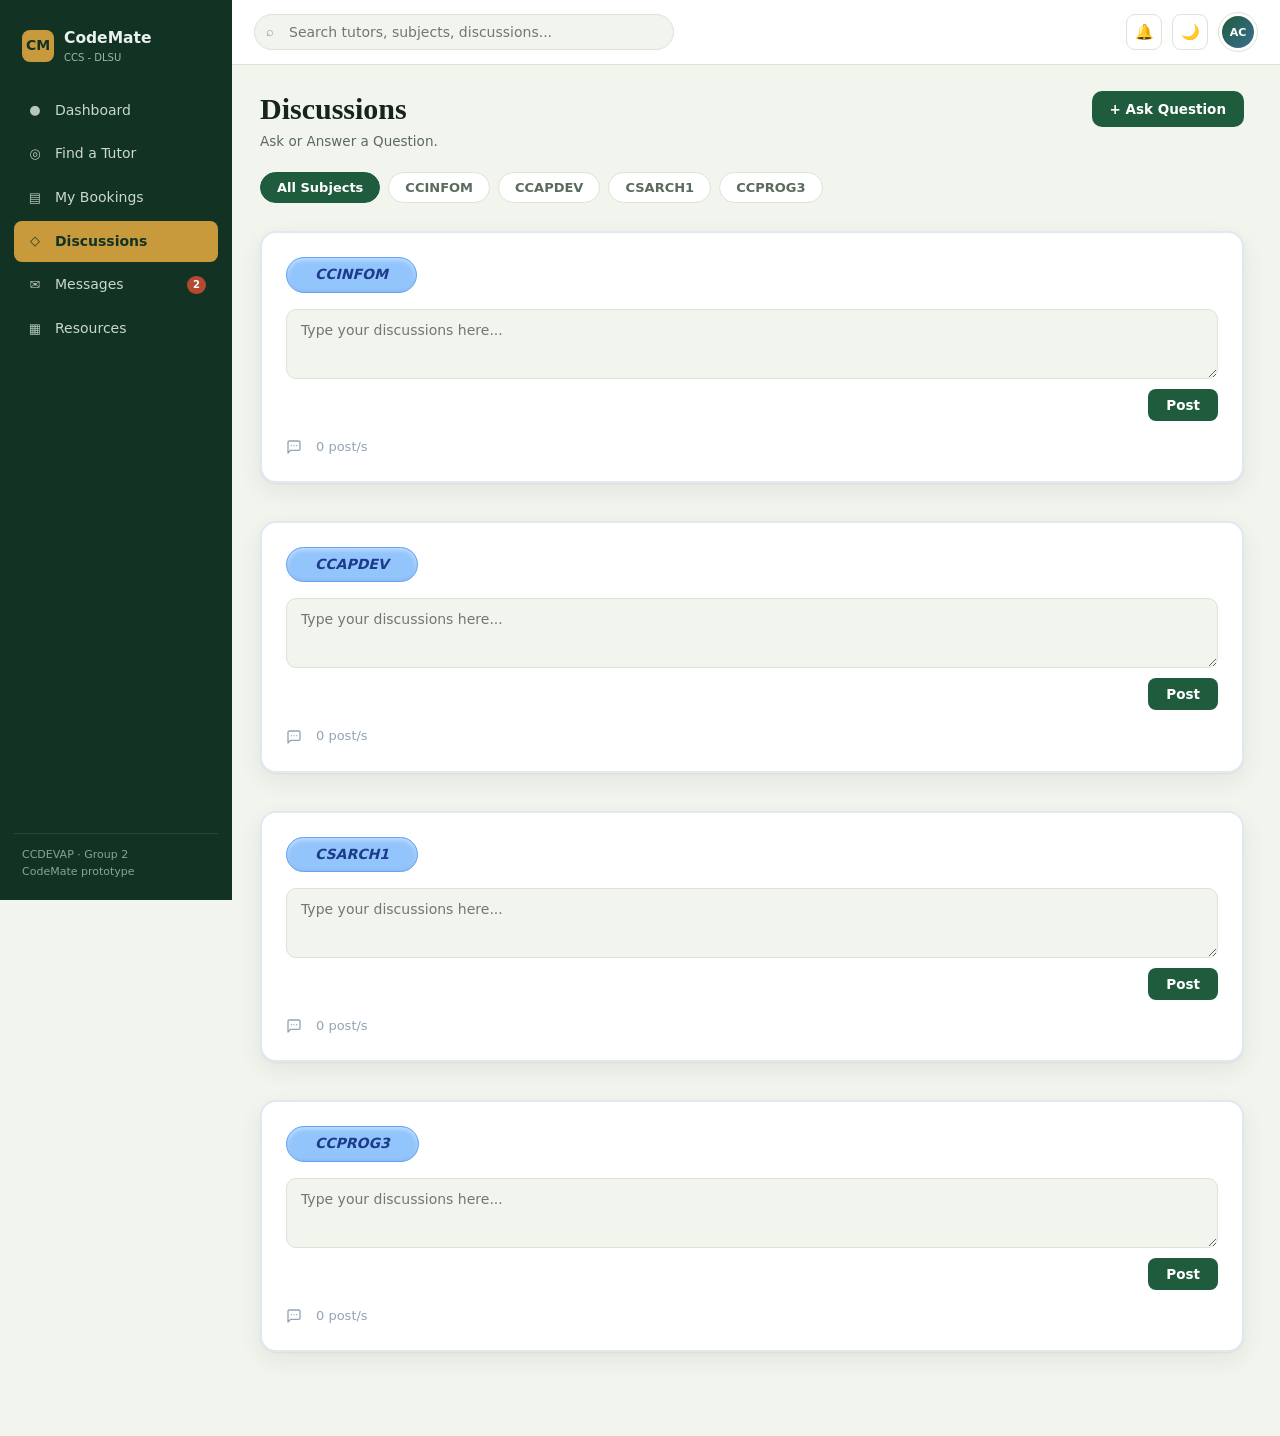
<file: discussions.html>
<!DOCTYPE html>
<html lang="en">
<head>
  <meta charset="UTF-8">
  <meta name="viewport" content="width=device-width, initial-scale=1.0">
  <title>CodeMate - Discussions</title>

  <link rel="stylesheet" href="base.css">
  <link rel="stylesheet" href="sidebar.css">
  <link rel="stylesheet" href="topbar.css">
  <link rel="stylesheet" href="discussions.css">
</head>
<body class="app-layout">

  <div class="sidebar-backdrop" id="sidebar-backdrop"></div>

  <aside class="sidebar" id="sidebar">

    <div class="sidebar-logo">
      <div class="sidebar-logo-mark">CM</div>
      <div class="sidebar-logo-text">
        <span class="sidebar-title">CodeMate</span>
        <span class="sidebar-subtitle">CCS - DLSU</span>
      </div>
    </div>

    <nav class="sidebar-nav">
      <ul class="sidebar-list">

        <li class="sidebar-item">
          <a href="dashboard.html" class="sidebar-link">
            <span class="sidebar-icon">&#9679;</span>
            <span>Dashboard</span>
          </a>
        </li>

        <li class="sidebar-item">
          <a href="find-tutor.html" class="sidebar-link">
            <span class="sidebar-icon">&#9678;</span>
            <span>Find a Tutor</span>
          </a>
        </li>

        <li class="sidebar-item">
          <a href="my-bookings.html" class="sidebar-link">
            <span class="sidebar-icon">&#9636;</span>
            <span>My Bookings</span>
          </a>
        </li>

        <li class="sidebar-item">
          <a href="discussions.html" class="sidebar-link active">
            <span class="sidebar-icon">&#9671;</span>
            <span>Discussions</span>
          </a>
        </li>

        <li class="sidebar-item">
          <a href="messages.html" class="sidebar-link">
            <span class="sidebar-icon">&#9993;</span>
            <span>Messages</span>
            <span class="sidebar-badge" id="sidebar-messages-badge" hidden></span>
          </a>
        </li>

        <li class="sidebar-item sidebar-item-admin" hidden>
          <a href="admin-verify-tutors.html" class="sidebar-link">
            <span class="sidebar-icon">&#9670;</span>
            <span>Verify Tutors</span>
          </a>
        </li>

        <li class="sidebar-item sidebar-item-admin" hidden>
          <a href="admin-course-management.html" class="sidebar-link">
            <span class="sidebar-icon">&#9670;</span>
            <span>Course Management</span>
          </a>
        </li>

        <li class="sidebar-item sidebar-item-admin" hidden>
          <a href="admin-moderation.html" class="sidebar-link">
            <span class="sidebar-icon">&#9670;</span>
            <span>Content Moderation</span>
          </a>
        </li>

        <li class="sidebar-item sidebar-item-admin" hidden>
          <a href="admin-reports.html" class="sidebar-link">
            <span class="sidebar-icon">&#9670;</span>
            <span>Reports</span>
          </a>
        </li>

        <li class="sidebar-item sidebar-item-admin" hidden>
          <a href="admin-users.html" class="sidebar-link">
            <span class="sidebar-icon">&#9670;</span>
            <span>User Management</span>
          </a>
        </li>

      </ul>
    </nav>

    <div class="sidebar-foot">CCDEVAP &middot; Group 2<br>CodeMate prototype</div>

  </aside>

  <div class="main-column">

    <header class="topbar">

      <button type="button" class="topbar-hamburger" id="topbar-hamburger" aria-label="Open menu">&#9776;</button>

      <form class="topbar-search" role="search" id="topbar-search-form">
        <span class="topbar-search-icon">&#8981;</span>
        <input type="search" id="global-search" name="q" placeholder="Search tutors, subjects, discussions...">
      </form>

      <div class="topbar-actions">

        <button type="button" class="icon-btn" id="btn-notifications" aria-label="Notifications">
          <span>&#128276;</span>
          <span class="icon-btn-badge" id="notifications-badge" hidden></span>
        </button>

        <button type="button" class="icon-btn" id="btn-bookmarks" aria-label="Saved tutors">
          <span>&#9733;</span>
        </button>

        <div class="user-menu">
          <button type="button" class="user-menu-trigger" id="user-menu-trigger" aria-haspopup="true" aria-expanded="false">
            <span class="user-avatar" id="user-avatar"></span>
          </button>

          <div class="user-menu-dropdown" id="user-menu-dropdown" hidden>
            <div class="user-menu-identity">
              <span class="user-menu-dot" id="user-menu-dot"></span>
              <span class="user-menu-name-role" id="user-menu-name-role"></span>
            </div>
            <a href="login-signup.html" class="user-menu-item user-menu-signout" id="btn-signout">Signout</a>
          </div>
        </div>

      </div>
    </header>

    <main class="discussions-content">

      <div class="discussions-header-row">
        <div>
          <h1>Discussions</h1>
          <p class="discussions-subtitle">Ask or Answer a Question.</p>
        </div>
        <button type="button" class="btn-create-post" id="btn-toggle-modal">+ Ask Question</button>
      </div>

      <div class="course-tabs-wrapper">
        <button type="button" class="course-tab active" data-course="ALL">All Subjects</button>
        <button type="button" class="course-tab" data-course="CCINFOM">CCINFOM</button>
        <button type="button" class="course-tab" data-course="CCAPDEV">CCAPDEV</button>
        <button type="button" class="course-tab" data-course="CSARCH1">CSARCH1</button>
        <button type="button" class="course-tab" data-course="CCPROG3">CCPROG3</button>
      </div>

      <div class="threads-list" id="threads-container">
        
      </div>

    </main>

  </div>

  <div class="modal-overlay hidden" id="post-modal">
    <div class="modal-box">
      <div class="modal-top">
        <h2>Post a Discussion Question</h2>
        <button type="button" class="btn-close-modal" id="btn-close-modal">&times;</button>
      </div>
      <form id="new-post-form">
        <div class="form-group">
          <label for="post-course">Course Subject</label>
          <select id="post-course" required>
            <option value="CCINFOM">CCINFOM</option>
            <option value="CCAPDEV">CCAPDEV</option>
            <option value="CSARCH1">CSARCH1</option>
            <option value="CCPROG3">CCPROG3</option>
          </select>
        </div>
        <div class="form-group">
          <label for="post-title">Question Title</label>
          <input type="text" id="post-title" placeholder="What is your question?" required>
        </div>
        <div class="form-group">
          <label for="post-content">Details</label>
          <textarea id="post-content" rows="5" placeholder="Elaborate on the issue or topic you need help with" required></textarea>
        </div>
        <div class="modal-actions">
          <button type="button" class="btn-cancel" id="btn-cancel-post">Cancel</button>
          <button type="submit" class="btn-submit">Publish Question</button>
        </div>
      </form>
    </div>
  </div>

  <script src="sidebar.js"></script>
  <script src="topbar.js"></script>
  <script src="discussions.js"></script>

</body>
</html>
</file>
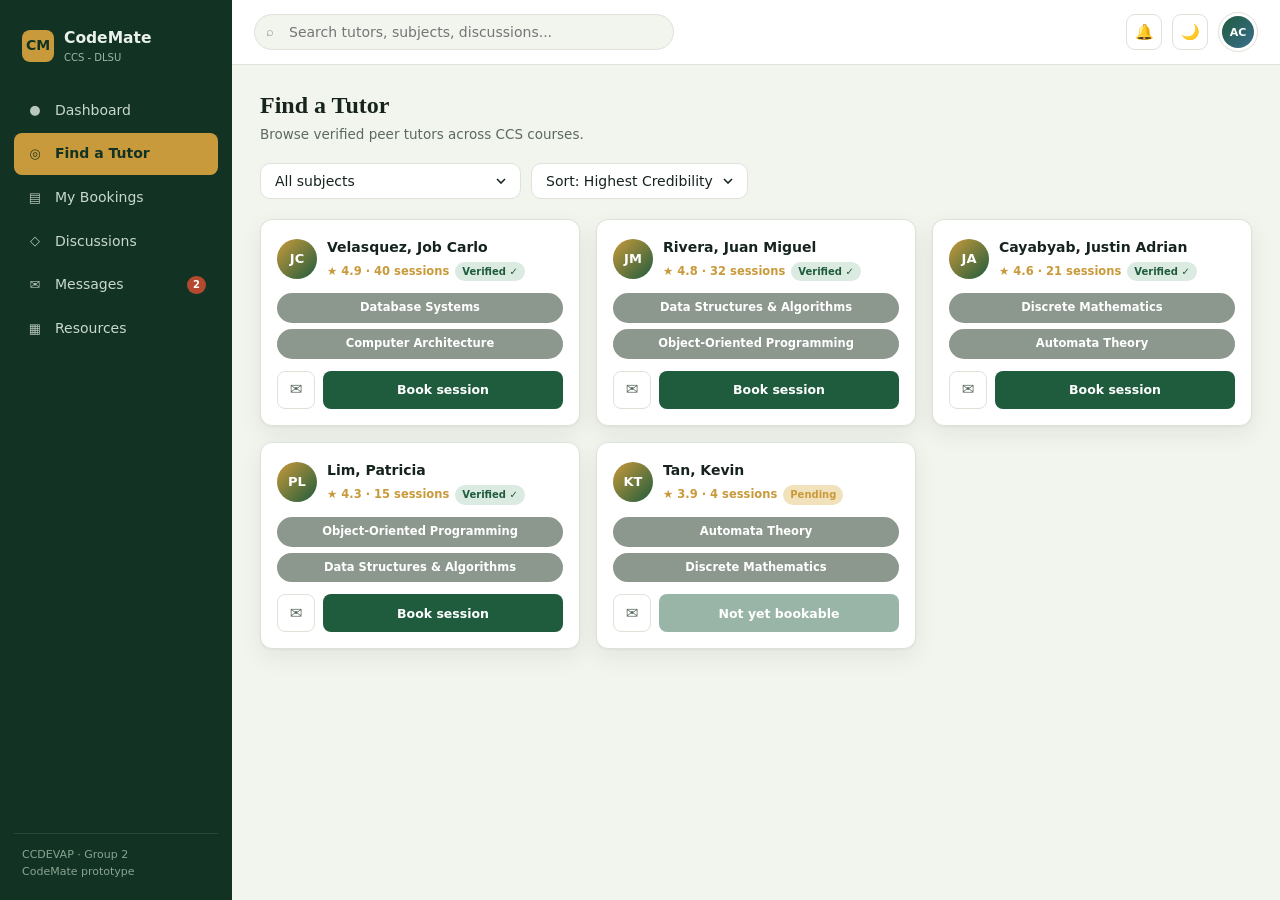
<file: find-tutor.html>
<!DOCTYPE html>
<html lang="en">
<head>
  <meta charset="UTF-8">
  <meta name="viewport" content="width=device-width, initial-scale=1.0">
  <title>CodeMate - Find a Tutor</title>

  <link rel="stylesheet" href="base.css">
  <link rel="stylesheet" href="sidebar.css">
  <link rel="stylesheet" href="topbar.css">
  <link rel="stylesheet" href="find-tutor.css">
</head>
<body class="app-layout">

  <div class="sidebar-backdrop" id="sidebar-backdrop"></div>

  <aside class="sidebar" id="sidebar">

    <div class="sidebar-logo">
      <div class="sidebar-logo-mark">CM</div>
      <div class="sidebar-logo-text">
        <span class="sidebar-title">CodeMate</span>
        <span class="sidebar-subtitle">CCS - DLSU</span>
      </div>
    </div>

    <nav class="sidebar-nav">
      <ul class="sidebar-list">

        <li class="sidebar-item">
          <a href="dashboard.html" class="sidebar-link">
            <span class="sidebar-icon">&#9679;</span>
            <span>Dashboard</span>
          </a>
        </li>

        <li class="sidebar-item">
          <a href="find-tutor.html" class="sidebar-link active">
            <span class="sidebar-icon">&#9678;</span>
            <span>Find a Tutor</span>
          </a>
        </li>

        <li class="sidebar-item">
          <a href="my-bookings.html" class="sidebar-link">
            <span class="sidebar-icon">&#9636;</span>
            <span>My Bookings</span>
          </a>
        </li>

        <li class="sidebar-item">
          <a href="discussions.html" class="sidebar-link">
            <span class="sidebar-icon">&#9671;</span>
            <span>Discussions</span>
          </a>
        </li>

        <li class="sidebar-item">
          <a href="messages.html" class="sidebar-link">
            <span class="sidebar-icon">&#9993;</span>
            <span>Messages</span>
            <span class="sidebar-badge" id="sidebar-messages-badge" hidden></span>
          </a>
        </li>

        <li class="sidebar-item sidebar-item-admin" hidden>
          <a href="admin-verify-tutors.html" class="sidebar-link">
            <span class="sidebar-icon">&#9670;</span>
            <span>Verify Tutors</span>
          </a>
        </li>

        <li class="sidebar-item sidebar-item-admin" hidden>
          <a href="admin-course-management.html" class="sidebar-link">
            <span class="sidebar-icon">&#9670;</span>
            <span>Course Management</span>
          </a>
        </li>

        <li class="sidebar-item sidebar-item-admin" hidden>
          <a href="admin-moderation.html" class="sidebar-link">
            <span class="sidebar-icon">&#9670;</span>
            <span>Content Moderation</span>
          </a>
        </li>

        <li class="sidebar-item sidebar-item-admin" hidden>
          <a href="admin-reports.html" class="sidebar-link">
            <span class="sidebar-icon">&#9670;</span>
            <span>Reports</span>
          </a>
        </li>

        <li class="sidebar-item sidebar-item-admin" hidden>
          <a href="admin-users.html" class="sidebar-link">
            <span class="sidebar-icon">&#9670;</span>
            <span>User Management</span>
          </a>
        </li>

      </ul>
    </nav>

    <div class="sidebar-foot">CCDEVAP &middot; Group 2<br>CodeMate prototype</div>

  </aside>

  <div class="main-column">

    <header class="topbar">

      <button type="button" class="topbar-hamburger" id="topbar-hamburger" aria-label="Open menu">&#9776;</button>

      <form class="topbar-search" role="search" id="topbar-search-form">
        <span class="topbar-search-icon">&#8981;</span>
        <input type="search" id="global-search" name="q" placeholder="Search tutors, subjects, discussions...">
      </form>

      <div class="topbar-actions">

        <button type="button" class="icon-btn" id="btn-notifications" aria-label="Notifications">
          <span>&#128276;</span>
          <span class="icon-btn-badge" id="notifications-badge" hidden></span>
        </button>

        <button type="button" class="icon-btn" id="btn-bookmarks" aria-label="Saved tutors">
          <span>&#9733;</span>
        </button>

        <div class="user-menu">
          <button type="button" class="user-menu-trigger" id="user-menu-trigger" aria-haspopup="true" aria-expanded="false">
            <span class="user-avatar" id="user-avatar"></span>
          </button>

          <div class="user-menu-dropdown" id="user-menu-dropdown" hidden>
            <div class="user-menu-identity">
              <span class="user-menu-dot" id="user-menu-dot"></span>
              <span class="user-menu-name-role" id="user-menu-name-role"></span>
            </div>
            <a href="login-signup.html" class="user-menu-item user-menu-signout" id="btn-signout">Signout</a>
          </div>
        </div>

      </div>
    </header>

    <main class="page-content">

      <div class="page-header">
        <h1>Find a Tutor</h1>
        <p class="page-subtitle">Browse verified peer tutors across CCS courses.</p>
      </div>

      <div class="filter-row">
        <select id="subject-filter" aria-label="Filter by subject">
          <option value="">All subjects</option>
        </select>
        <select id="sort-by" aria-label="Sort tutors">
          <option value="credibility">Sort: Highest Credibility</option>
          <option value="sessions">Sort: Most Sessions</option>
          <option value="name">Sort: Name (A-Z)</option>
        </select>
      </div>

      <div class="tutor-grid" id="tutor-results"></div>

    </main>

  </div>

  <script src="sidebar.js"></script>
  <script src="topbar.js"></script>
  <script src="find-tutor.js"></script>
</body>
</html>
</file>
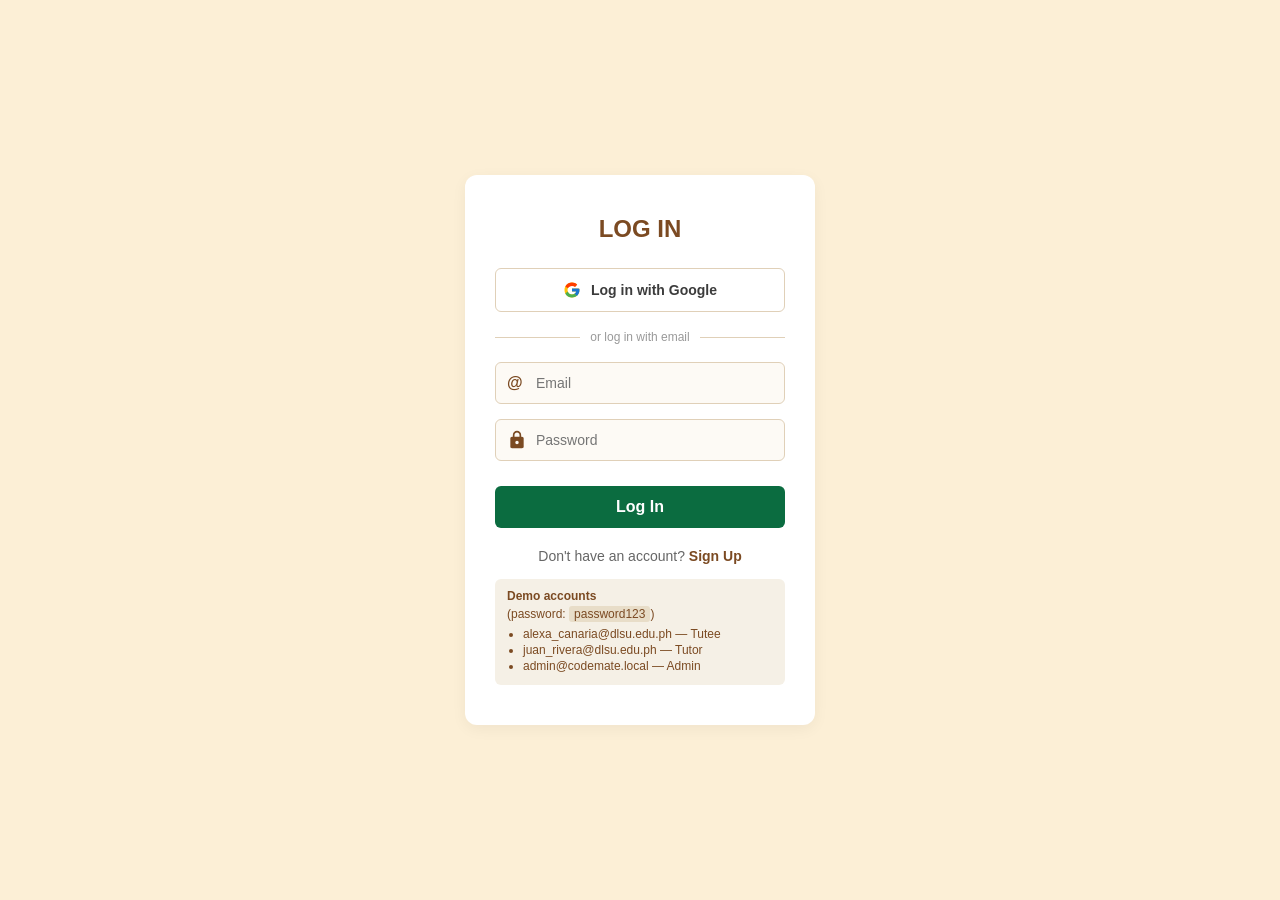
<file: login.html>
<!DOCTYPE html>
<html lang="en">

<head>
    <meta charset="UTF-8">
    <meta name="viewport" content="width=device-width, initial-scale=1.0">
    <title>Log In</title>
    <link rel="stylesheet" href="sign-up.css">
</head>

<body>
    <div class="wrapper">
        <h1>Log In</h1>

        <button type="button" class="btn-google" id="google-login-btn">
            <svg xmlns="http://www.w3.org/2000/svg" width="18" height="18" viewBox="0 0 48 48">
                <path fill="#FFC107" d="M43.6 20.5H42V20H24v8h11.3C33.7 32.9 29.3 36 24 36c-6.6 0-12-5.4-12-12s5.4-12 12-12c3.1 0 5.9 1.1 8.1 3l5.7-5.7C34.6 6.1 29.6 4 24 4 12.9 4 4 12.9 4 24s8.9 20 20 20 20-8.9 20-20c0-1.2-.1-2.3-.4-3.5z"/>
                <path fill="#FF3D00" d="M6.3 14.7l6.6 4.8C14.6 16 18.9 13 24 13c3.1 0 5.9 1.1 8.1 3l5.7-5.7C34.6 6.1 29.6 4 24 4 16.3 4 9.6 8.3 6.3 14.7z"/>
                <path fill="#4CAF50" d="M24 44c5.5 0 10.4-1.9 14.3-5.1l-6.6-5.4c-2 1.5-4.7 2.5-7.7 2.5-5.3 0-9.7-3.4-11.3-8.1l-6.6 5.1C9.5 39.6 16.2 44 24 44z"/>
                <path fill="#1976D2" d="M43.6 20.5H42V20H24v8h11.3c-0.8 2.3-2.3 4.3-4.2 5.7l6.6 5.4C41.5 35.9 44 30.4 44 24c0-1.2-.1-2.3-.4-3.5z"/>
            </svg>
            Log in with Google
        </button>

        <div class="divider"><span>or log in with email</span></div>

        <p class="form-error" id="form-error" hidden></p>

        <form id="login-form" novalidate>
            <div>
                <label for="email-input">
                    <span> @ </span>
                </label>
                <input type="email" name="email" id="email-input" placeholder="Email">
            </div>
            <div>
                <label for="password-input">
                    <svg xmlns="http://www.w3.org/2000/svg" height="24px" viewBox="0 -960 960 960" width="24px" fill="#000000"><path d="M240-80q-33 0-56.5-23.5T160-160v-400q0-33 23.5-56.5T240-640h40v-80q0-83 58.5-141.5T480-920q83 0 141.5 58.5T680-720v80h40q33 0 56.5 23.5T800-560v400q0 33-23.5 56.5T720-80H240Zm296.5-223.5Q560-327 560-360t-23.5-56.5Q513-440 480-440t-56.5 23.5Q400-393 400-360t23.5 56.5Q447-280 480-280t56.5-23.5ZM360-640h240v-80q0-50-35-85t-85-35q-50 0-85 35t-35 85v80Z"/></svg>
                </label>
                <input type="password" name="password" id="password-input" placeholder="Password">
            </div>
            <button type="submit">Log In</button>
        </form>
        <p>Don't have an account? <a href="index.html">Sign Up</a></p>

        <div class="demo-hint">
            <strong>Demo accounts</strong> (password: <code>password123</code>)
            <ul>
                <li>alexa_canaria@dlsu.edu.ph &mdash; Tutee</li>
                <li>juan_rivera@dlsu.edu.ph &mdash; Tutor</li>
                <li>admin@codemate.local &mdash; Admin</li>
            </ul>
        </div>
    </div>

    <script src="session.js"></script>
    <script src="auth.js"></script>
</body>
</html>
</file>
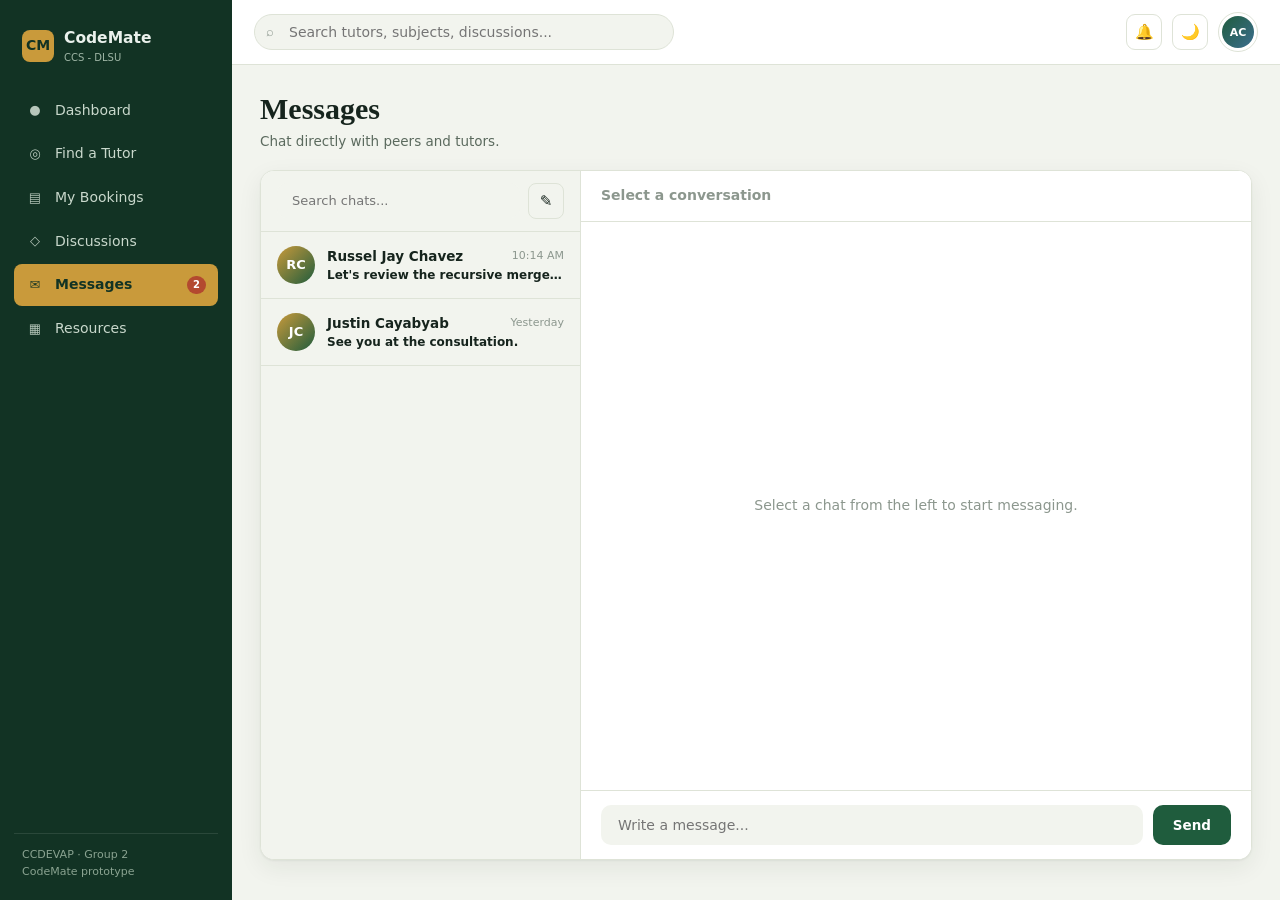
<file: messages.html>
<!DOCTYPE html>
<html lang="en">
<head>
  <meta charset="UTF-8">
  <meta name="viewport" content="width=device-width, initial-scale=1.0">
  <title>CodeMate - Messages</title>

  <link rel="stylesheet" href="base.css">
  <link rel="stylesheet" href="sidebar.css">
  <link rel="stylesheet" href="topbar.css">
  <link rel="stylesheet" href="messages.css">
</head>
<body class="app-layout">

  <div class="sidebar-backdrop" id="sidebar-backdrop"></div>

  <aside class="sidebar" id="sidebar">

    <div class="sidebar-logo">
      <div class="sidebar-logo-mark">CM</div>
      <div class="sidebar-logo-text">
        <span class="sidebar-title">CodeMate</span>
        <span class="sidebar-subtitle">CCS - DLSU</span>
      </div>
    </div>

    <nav class="sidebar-nav">
      <ul class="sidebar-list">

        <li class="sidebar-item">
          <a href="dashboard.html" class="sidebar-link">
            <span class="sidebar-icon">&#9679;</span>
            <span>Dashboard</span>
          </a>
        </li>

        <li class="sidebar-item">
          <a href="find-tutor.html" class="sidebar-link">
            <span class="sidebar-icon">&#9678;</span>
            <span>Find a Tutor</span>
          </a>
        </li>

        <li class="sidebar-item">
          <a href="my-bookings.html" class="sidebar-link">
            <span class="sidebar-icon">&#9636;</span>
            <span>My Bookings</span>
          </a>
        </li>

        <li class="sidebar-item">
          <a href="discussions.html" class="sidebar-link">
            <span class="sidebar-icon">&#9671;</span>
            <span>Discussions</span>
          </a>
        </li>

        <li class="sidebar-item">
          <a href="messages.html" class="sidebar-link active">
            <span class="sidebar-icon">&#9993;</span>
            <span>Messages</span>
            <span class="sidebar-badge" id="sidebar-messages-badge" hidden></span>
          </a>
        </li>

        <li class="sidebar-item sidebar-item-admin" hidden>
          <a href="admin-verify-tutors.html" class="sidebar-link">
            <span class="sidebar-icon">&#9670;</span>
            <span>Verify Tutors</span>
          </a>
        </li>

        <li class="sidebar-item sidebar-item-admin" hidden>
          <a href="admin-course-management.html" class="sidebar-link">
            <span class="sidebar-icon">&#9670;</span>
            <span>Course Management</span>
          </a>
        </li>

        <li class="sidebar-item sidebar-item-admin" hidden>
          <a href="admin-moderation.html" class="sidebar-link">
            <span class="sidebar-icon">&#9670;</span>
            <span>Content Moderation</span>
          </a>
        </li>

        <li class="sidebar-item sidebar-item-admin" hidden>
          <a href="admin-reports.html" class="sidebar-link">
            <span class="sidebar-icon">&#9670;</span>
            <span>Reports</span>
          </a>
        </li>

        <li class="sidebar-item sidebar-item-admin" hidden>
          <a href="admin-users.html" class="sidebar-link">
            <span class="sidebar-icon">&#9670;</span>
            <span>User Management</span>
          </a>
        </li>

      </ul>
    </nav>

    <div class="sidebar-foot">CCDEVAP &middot; Group 2<br>CodeMate prototype</div>

  </aside>

  <div class="main-column">

    <header class="topbar">

      <button type="button" class="topbar-hamburger" id="topbar-hamburger" aria-label="Open menu">&#9776;</button>

      <form class="topbar-search" role="search" id="topbar-search-form">
        <span class="topbar-search-icon">&#8981;</span>
        <input type="search" id="global-search" name="q" placeholder="Search tutors, subjects, discussions...">
      </form>

      <div class="topbar-actions">

        <button type="button" class="icon-btn" id="btn-notifications" aria-label="Notifications">
          <span>&#128276;</span>
          <span class="icon-btn-badge" id="notifications-badge" hidden></span>
        </button>

        <button type="button" class="icon-btn" id="btn-bookmarks" aria-label="Saved tutors">
          <span>&#9733;</span>
        </button>

        <div class="user-menu">
          <button type="button" class="user-menu-trigger" id="user-menu-trigger" aria-haspopup="true" aria-expanded="false">
            <span class="user-avatar" id="user-avatar"></span>
          </button>

          <div class="user-menu-dropdown" id="user-menu-dropdown" hidden>
            <div class="user-menu-identity">
              <span class="user-menu-dot" id="user-menu-dot"></span>
              <span class="user-menu-name-role" id="user-menu-name-role"></span>
            </div>
            <a href="login-signup.html" class="user-menu-item user-menu-signout" id="btn-signout">Signout</a>
          </div>
        </div>

      </div>
    </header>

    <main class="messages-page-content">

      <div class="messages-header">
        <h1>Messages</h1>
        <p class="messages-subtitle">Chat directly with peers and tutors.</p>
      </div>

      <div class="messages-card">

      <aside class="conversations-pane">
        <div class="pane-header">
          <input type="search" placeholder="Search chats..." class="chat-search" id="conv-search">
          <button type="button" class="btn-compose" id="btn-compose" title="New Message">&#9998;</button>
        </div>
        <div class="conversations-list" id="conversations-list"></div>
      </aside>

        <section class="chat-pane">

          <header class="chat-header">
            <div class="chat-recipient-info" id="chat-recipient-info"></div>
          </header>

          <div class="chat-history" id="chat-history"></div>

          <form class="chat-input-bar" id="chat-form">
          <input type="text" id="message-input" placeholder="Write a message..." autocomplete="off" required disabled>
          <button type="submit" class="btn-send" id="btn-send" disabled>Send</button>
          </form>
        </section>

      </div>

    </main>

  </div>

  <div class="compose-modal-backdrop" id="compose-modal" hidden>
    <div class="compose-modal">
      <div class="compose-modal-header">
        <h3>New Message</h3>
        <button type="button" class="btn-close-modal" id="btn-close-compose">&times;</button>
      </div>
      <div class="compose-modal-body">
        <input type="search" class="compose-user-search" id="compose-user-search" placeholder="Search user by name...">
        <div class="compose-user-list" id="compose-user-list"></div>
      </div>
    </div>
  </div>

  <script src="sidebar.js"></script>
  <script src="topbar.js"></script>
  <script src="messages.js"></script>
</body>
</html>
</file>
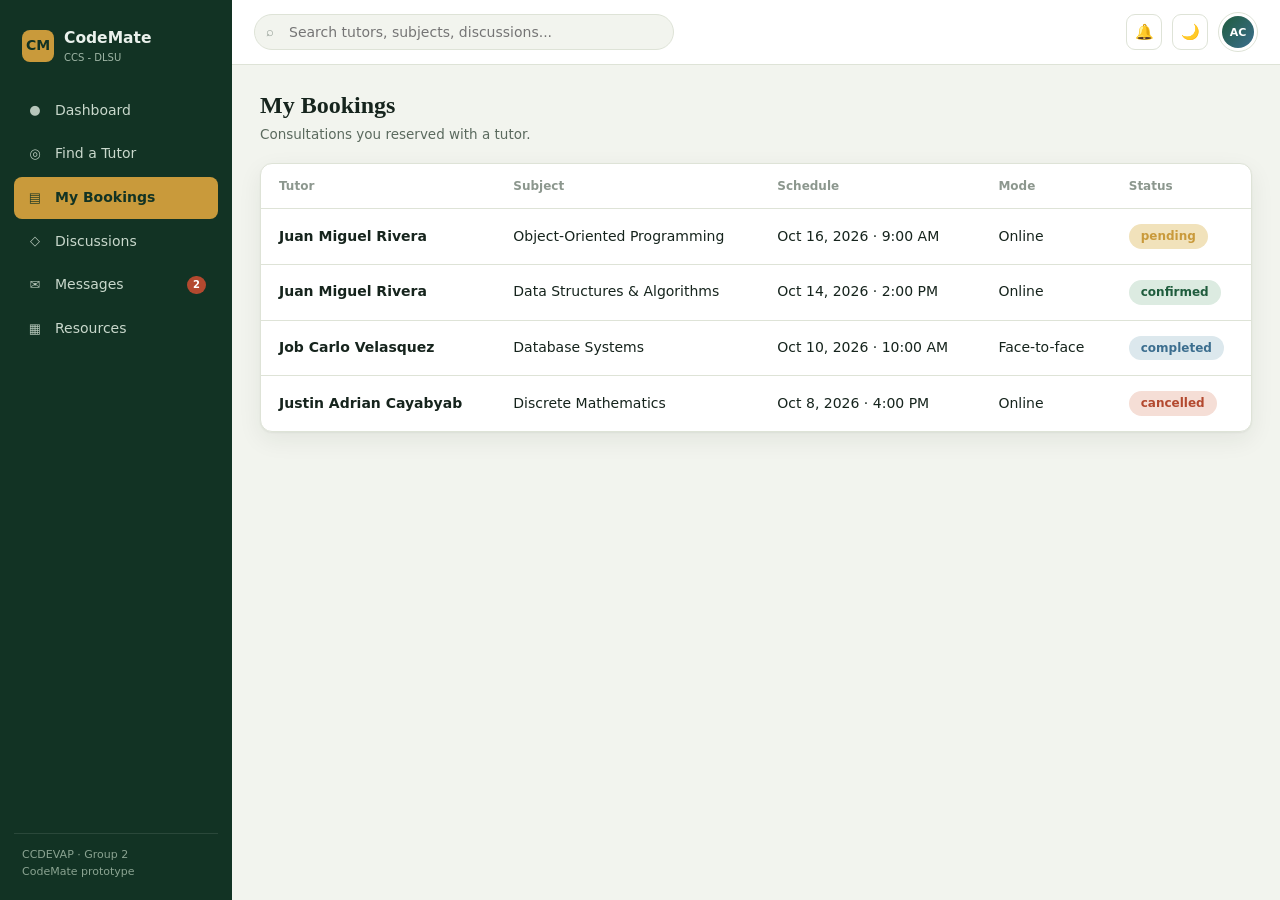
<file: my-bookings.html>
<!DOCTYPE html>
<html lang="en">
<head>
  <meta charset="UTF-8">
  <meta name="viewport" content="width=device-width, initial-scale=1.0">
  <title>CodeMate - My Bookings</title>

  <link rel="stylesheet" href="base.css">
  <link rel="stylesheet" href="sidebar.css">
  <link rel="stylesheet" href="topbar.css">
  <link rel="stylesheet" href="my-bookings.css">
</head>
<body class="app-layout">

  <div class="sidebar-backdrop" id="sidebar-backdrop"></div>

  <aside class="sidebar" id="sidebar">

    <div class="sidebar-logo">
      <div class="sidebar-logo-mark">CM</div>
      <div class="sidebar-logo-text">
        <span class="sidebar-title">CodeMate</span>
        <span class="sidebar-subtitle">CCS - DLSU</span>
      </div>
    </div>

    <nav class="sidebar-nav">
      <ul class="sidebar-list">

        <li class="sidebar-item">
          <a href="dashboard.html" class="sidebar-link">
            <span class="sidebar-icon">&#9679;</span>
            <span>Dashboard</span>
          </a>
        </li>

        <li class="sidebar-item">
          <a href="find-tutor.html" class="sidebar-link">
            <span class="sidebar-icon">&#9678;</span>
            <span>Find a Tutor</span>
          </a>
        </li>

        <li class="sidebar-item">
          <a href="my-bookings.html" class="sidebar-link active">
            <span class="sidebar-icon">&#9636;</span>
            <span>My Bookings</span>
          </a>
        </li>

        <li class="sidebar-item">
          <a href="discussions.html" class="sidebar-link">
            <span class="sidebar-icon">&#9671;</span>
            <span>Discussions</span>
          </a>
        </li>

        <li class="sidebar-item">
          <a href="messages.html" class="sidebar-link">
            <span class="sidebar-icon">&#9993;</span>
            <span>Messages</span>
            <span class="sidebar-badge" id="sidebar-messages-badge" hidden></span>
          </a>
        </li>

        <li class="sidebar-item sidebar-item-admin" hidden>
          <a href="admin-verify-tutors.html" class="sidebar-link">
            <span class="sidebar-icon">&#9670;</span>
            <span>Verify Tutors</span>
          </a>
        </li>

        <li class="sidebar-item sidebar-item-admin" hidden>
          <a href="admin-course-management.html" class="sidebar-link">
            <span class="sidebar-icon">&#9670;</span>
            <span>Course Management</span>
          </a>
        </li>

        <li class="sidebar-item sidebar-item-admin" hidden>
          <a href="admin-moderation.html" class="sidebar-link">
            <span class="sidebar-icon">&#9670;</span>
            <span>Content Moderation</span>
          </a>
        </li>

        <li class="sidebar-item sidebar-item-admin" hidden>
          <a href="admin-reports.html" class="sidebar-link">
            <span class="sidebar-icon">&#9670;</span>
            <span>Reports</span>
          </a>
        </li>

        <li class="sidebar-item sidebar-item-admin" hidden>
          <a href="admin-users.html" class="sidebar-link">
            <span class="sidebar-icon">&#9670;</span>
            <span>User Management</span>
          </a>
        </li>

      </ul>
    </nav>

    <div class="sidebar-foot">CCDEVAP &middot; Group 2<br>CodeMate prototype</div>

  </aside>

  <div class="main-column">

    <header class="topbar">

      <button type="button" class="topbar-hamburger" id="topbar-hamburger" aria-label="Open menu">&#9776;</button>

      <form class="topbar-search" role="search" id="topbar-search-form">
        <span class="topbar-search-icon">&#8981;</span>
        <input type="search" id="global-search" name="q" placeholder="Search tutors, subjects, discussions...">
      </form>

      <div class="topbar-actions">

        <button type="button" class="icon-btn" id="btn-notifications" aria-label="Notifications">
          <span>&#128276;</span>
          <span class="icon-btn-badge" id="notifications-badge" hidden></span>
        </button>

        <button type="button" class="icon-btn" id="btn-bookmarks" aria-label="Saved tutors">
          <span>&#9733;</span>
        </button>

        <div class="user-menu">
          <button type="button" class="user-menu-trigger" id="user-menu-trigger" aria-haspopup="true" aria-expanded="false">
            <span class="user-avatar" id="user-avatar"></span>
          </button>

          <div class="user-menu-dropdown" id="user-menu-dropdown" hidden>
            <div class="user-menu-identity">
              <span class="user-menu-dot" id="user-menu-dot"></span>
              <span class="user-menu-name-role" id="user-menu-name-role"></span>
            </div>
            <a href="login-signup.html" class="user-menu-item user-menu-signout" id="btn-signout">Signout</a>
          </div>
        </div>

      </div>
    </header>

    <main class="bookings-content">

      <div class="page-header">
        <h1>My Bookings</h1>
        <p class="page-subtitle">Consultations you reserved with a tutor.</p>
      </div>

      <div class="bookings-table-wrap" id="bookings-table-wrap" hidden>
        <table class="bookings-table">
          <thead>
            <tr>
              <th>Tutor</th>
              <th>Subject</th>
              <th>Schedule</th>
              <th>Mode</th>
              <th>Status</th>
            </tr>
          </thead>
          <tbody id="bookings-body"></tbody>
        </table>
      </div>

      <p class="bookings-message" id="bookings-message"></p>

    </main>
  </div>

  <script src="sidebar.js"></script>
  <script src="topbar.js"></script>
  <script src="my-bookings.js"></script>
</body>
</html>
</file>
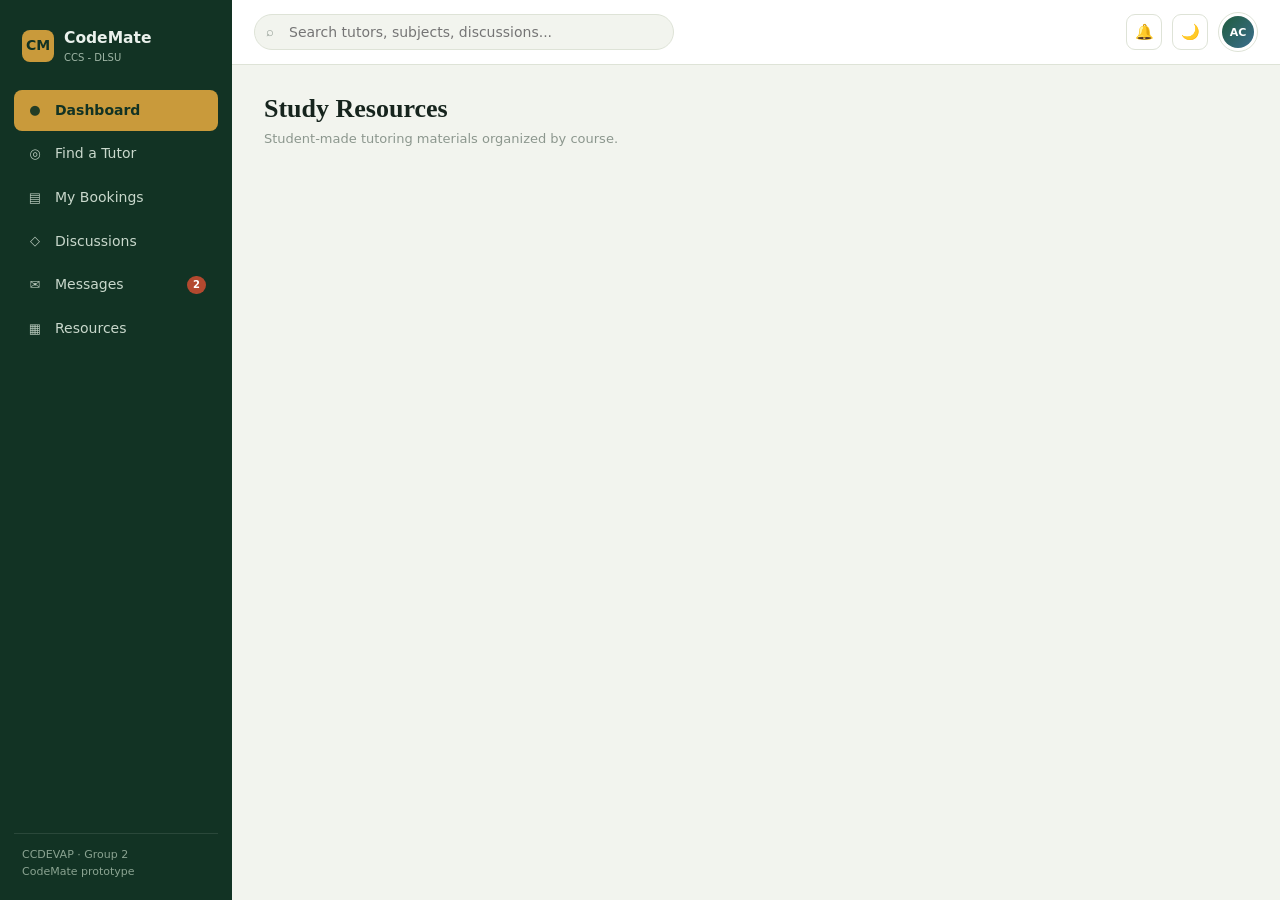
<file: resources.html>
<!DOCTYPE html>
<html lang="en"><head><meta charset="UTF-8"><meta name="viewport" content="width=device-width, initial-scale=1.0">
<title>CodeMate - Resources</title>
<link rel="stylesheet" href="base.css"><link rel="stylesheet" href="sidebar.css"><link rel="stylesheet" href="topbar.css"><link rel="stylesheet" href="role-pages.css">
</head><body class="app-layout"><div class="sidebar-backdrop" id="sidebar-backdrop"></div>
<aside class="sidebar" id="sidebar">

    <div class="sidebar-logo">
      <div class="sidebar-logo-mark">CM</div>
      <div class="sidebar-logo-text">
        <span class="sidebar-title">CodeMate</span>
        <span class="sidebar-subtitle">CCS - DLSU</span>
      </div>
    </div>

    <nav class="sidebar-nav">
      <ul class="sidebar-list">

        <li class="sidebar-item">
          <a href="dashboard.html" class="sidebar-link active">
            <span class="sidebar-icon">&#9679;</span>
            <span>Dashboard</span>
          </a>
        </li>

        <li class="sidebar-item">
          <a href="find-tutor.html" class="sidebar-link">
            <span class="sidebar-icon">&#9678;</span>
            <span>Find a Tutor</span>
          </a>
        </li>

        <li class="sidebar-item">
          <a href="my-bookings.html" class="sidebar-link">
            <span class="sidebar-icon">&#9636;</span>
            <span>My Bookings</span>
          </a>
        </li>

        <li class="sidebar-item">
          <a href="discussions.html" class="sidebar-link">
            <span class="sidebar-icon">&#9671;</span>
            <span>Discussions</span>
          </a>
        </li>

        <li class="sidebar-item">
          <a href="messages.html" class="sidebar-link">
            <span class="sidebar-icon">&#9993;</span>
            <span>Messages</span>
            <span class="sidebar-badge" id="sidebar-messages-badge" hidden></span>
          </a>
        </li>

        <li class="sidebar-item sidebar-item-admin" hidden>
          <a href="admin-verify-tutors.html" class="sidebar-link">
            <span class="sidebar-icon">&#9670;</span>
            <span>Verify Tutors</span>
          </a>
        </li>

        <li class="sidebar-item sidebar-item-admin" hidden>
          <a href="admin-course-management.html" class="sidebar-link">
            <span class="sidebar-icon">&#9670;</span>
            <span>Course Management</span>
          </a>
        </li>

        <li class="sidebar-item sidebar-item-admin" hidden>
          <a href="admin-moderation.html" class="sidebar-link">
            <span class="sidebar-icon">&#9670;</span>
            <span>Content Moderation</span>
          </a>
        </li>

        <li class="sidebar-item sidebar-item-admin" hidden>
          <a href="admin-reports.html" class="sidebar-link">
            <span class="sidebar-icon">&#9670;</span>
            <span>Reports</span>
          </a>
        </li>

        <li class="sidebar-item sidebar-item-admin" hidden>
          <a href="admin-users.html" class="sidebar-link">
            <span class="sidebar-icon">&#9670;</span>
            <span>User Management</span>
          </a>
        </li>

      </ul>
    </nav>

    <div class="sidebar-foot">CCDEVAP &middot; Group 2<br>CodeMate prototype</div>

  </aside>
<div class="main-column"><header class="topbar">

      <button type="button" class="topbar-hamburger" id="topbar-hamburger" aria-label="Open menu">&#9776;</button>

      <form class="topbar-search" role="search" id="topbar-search-form">
        <span class="topbar-search-icon">&#8981;</span>
        <input type="search" id="global-search" name="q" placeholder="Search tutors, subjects, discussions...">
      </form>

      <div class="topbar-actions">

        <button type="button" class="icon-btn" id="btn-notifications" aria-label="Notifications">
          <span>&#128276;</span>
          <span class="icon-btn-badge" id="notifications-badge" hidden></span>
        </button>

        <button type="button" class="icon-btn" id="btn-bookmarks" aria-label="Saved tutors">
          <span>&#9733;</span>
        </button>

        <div class="user-menu">
          <button type="button" class="user-menu-trigger" id="user-menu-trigger" aria-haspopup="true" aria-expanded="false">
            <span class="user-avatar" id="user-avatar"></span>
          </button>

          <div class="user-menu-dropdown" id="user-menu-dropdown" hidden>
            <div class="user-menu-identity">
              <span class="user-menu-dot" id="user-menu-dot"></span>
              <span class="user-menu-name-role" id="user-menu-name-role"></span>
            </div>
            <a href="login-signup.html" class="user-menu-item user-menu-signout" id="btn-signout">Signout</a>
          </div>
        </div>

      </div>
    </header><main class="role-page">
<div class="role-page-header"><div><h1>Study Resources</h1><p>Student-made tutoring materials organized by course.</p></div><button class="role-btn primary" id="upload-btn" hidden>Upload Resource</button></div><div class="role-grid" id="resource-list"></div>
<div class="role-card" id="upload-card" hidden style="margin-top:18px"><h2>Upload Resource</h2><form id="upload-form"><div class="role-field"><label>Title</label><input id="title" required></div><div class="role-field"><label>Course</label><input id="course" required></div><div class="role-field"><label>Type</label><select id="type"><option>PDF</option><option>Video</option><option>Notes</option></select></div><div class="role-field"><label>File (front-end prototype)</label><input type="file"></div><button class="role-btn primary">Submit for moderation</button></form></div></main></div>
<script src="session.js"></script><script src="sidebar.js"></script><script src="topbar.js"></script><script src="resources.js"></script>
</body></html>
</file>
<file: sign-up.css>
* {
    margin: 0;
    padding: 0;
    box-sizing: border-box;
    font-family: Arial, Helvetica, sans-serif;
}

body {
    display: flex;
    justify-content: center;
    align-items: center;
    min-height: 100vh;
    background-color: #fcefd6; 
}

.wrapper {
    background: #ffffff; 
    padding: 40px 30px;
    border-radius: 12px;
    box-shadow: 0 4px 15px rgba(0, 0, 0, 0.05);
    width: 350px;
    display: flex;
    flex-direction: column;
    align-items: center;
}

h1 {
    font-size: 24px;
    margin-bottom: 25px;
    color: #7b4a22; 
    text-transform: uppercase;
    font-weight: bold;
}

form {
    width: 100%;
    display: flex;
    flex-direction: column;
    gap: 15px;
}

form div {
    position: relative;
    width: 100%;
}

form div label {
    position: absolute;
    left: 12px;
    top: 50%;
    transform: translateY(-50%);
    display: flex;
    align-items: center;
    justify-content: center;
    color: #7b4a22;
}


form div label svg {
    fill: #7b4a22; 
    width: 20px;
    height: 20px;
}


form div label span {
    font-weight: bold;
    font-size: 16px;
}

form div input {
    width: 100%;
    padding: 12px 12px 12px 40px; 
    border: 1px solid #e0d0b8; 
    border-radius: 6px;
    font-size: 14px;
    outline: none;
    background-color: #fdfaf5;
}

form div input:focus {
    border-color: #7b4a22;
}

form div input.invalid {
    border-color: #c0392b;
    background-color: #fdf1ef;
}

button[type="submit"] {
    width: 100%;
    padding: 12px;
    margin-top: 10px;
    background-color: #0b6c40; 
    color: white;
    border: none;
    border-radius: 6px;
    font-size: 16px;
    font-weight: bold;
    cursor: pointer;
    transition: background-color 0.2s;
}

button[type="submit"]:hover {
    background-color: #095934;
}

button[type="submit"]:disabled {
    background-color: #9fb9ac;
    cursor: not-allowed;
}

p {
    margin-top: 20px;
    font-size: 14px;
    color: #666;
}

p a {
    color: #7b4a22; 
    text-decoration: none;
    font-weight: bold;
}

p a:hover {
    text-decoration: underline;
}

/* google button */
.btn-google {
    width: 100%;
    display: flex;
    align-items: center;
    justify-content: center;
    gap: 10px;
    padding: 12px;
    background-color: #ffffff;
    border: 1px solid #e0d0b8;
    border-radius: 6px;
    font-size: 14px;
    font-weight: bold;
    color: #3c3c3c;
    cursor: pointer;
    transition: background-color 0.2s, border-color 0.2s;
}

.btn-google:hover {
    background-color: #fdfaf5;
    border-color: #7b4a22;
}

.btn-google:disabled {
    opacity: 0.6;
    cursor: not-allowed;
}

/* divider between google & manual form */
.divider {
    width: 100%;
    display: flex;
    align-items: center;
    text-align: center;
    color: #999;
    font-size: 12px;
    margin: 18px 0;
}

.divider::before,
.divider::after {
    content: "";
    flex: 1;
    border-bottom: 1px solid #e0d0b8;
}

.divider span {
    padding: 0 10px;
    white-space: nowrap;
}

/* demo accounts*/
.demo-hint {
    width: 100%;
    margin-top: 15px;
    padding: 10px 12px;
    background-color: #f5f0e6;
    border-radius: 6px;
    font-size: 12px;
    color: #7b4a22;
}

.demo-hint strong {
    display: block;
    margin-bottom: 4px;
}

.demo-hint code {
    background: #e8ddc8;
    padding: 1px 5px;
    border-radius: 3px;
}

.demo-hint ul {
    margin: 6px 0 0 16px;
    padding: 0;
}

.demo-hint li {
    margin-bottom: 2px;
}

/* error message */
.form-error {
    width: 100%;
    background-color: #fdf1ef;
    border: 1px solid #e3b3a8;
    color: #c0392b;
    font-size: 13px;
    padding: 10px 12px;
    border-radius: 6px;
    margin-bottom: 15px;
    margin-top: 0;
}
</file>
<file: base.css>
/* Design tokens */
:root {
  --paper: #F2F4EE;
  --panel: #FFFFFF;
  --ink: #16241D;
  --ink-soft: #5B6A5E;
  --ink-faint: #8C978E;
  --line: #DEE3D7;
  --green: #1F5C3D;
  --green-deep: #123324;
  --green-soft: #DCEBE1;
  --gold: #C99A3B;
  --gold-soft: #F1E2BB;
  --blue: #3C6E8F;
  --blue-soft: #DCE8ED;
  --admin: #8A4B7C;
  --admin-soft: #EEE0EA;
  --red: #B3492F;
  --red-soft: #F5DED6;
  --shadow: 0 1px 2px rgba(22, 36, 29, 0.05), 0 8px 24px rgba(22, 36, 29, 0.07);
  --sidebar-width: 232px;
}

body.dark-mode {
  --paper: #121614;      
  --panel: #1A221E;       
  --ink: #F2F4EE;         
  --ink-soft: #A8B5AB;    
  --ink-faint: #758077;   
  --line: #2D3D34;        
  --shadow: 0 1px 2px rgba(0, 0, 0, 0.3), 0 8px 24px rgba(0, 0, 0, 0.4);
}

/* Reset */
* {
  box-sizing: border-box;
}

html, body {
  height: 100%;
}

body {
  margin: 0;
  background: var(--paper);
  color: var(--ink);
  font-family: 'Segoe UI', 'IBM Plex Sans', system-ui, -apple-system, sans-serif;
  font-size: 15px;
  line-height: 1.55;
  -webkit-font-smoothing: antialiased;
}

h1, h2, h3, h4 {
  font-family: Georgia, 'Times New Roman', serif;
  font-weight: 600;
  margin: 0;
  color: var(--ink);
  line-height: 1.2;
}

p {
  margin: 0;
  color: var(--ink-soft);
}

button {
  font-family: inherit;
  cursor: pointer;
}

input, select, textarea {
  font-family: inherit;
  font-size: 14px;
}

a {
  color: inherit;
  text-decoration: none;
}

ul {
  list-style: none;
  margin: 0;
  padding: 0;
}

/* sidebar + main column */
.app-layout {
  display: grid;
  grid-template-columns: var(--sidebar-width) 1fr;
  min-height: 100vh;
}

@media (max-width: 880px) {
  .app-layout {
    grid-template-columns: 1fr;
  }
}

.main-column {
  min-width: 0;
  display: flex;
  flex-direction: column;
}
</file>
<file: sidebar.css>
.sidebar {
  background: var(--green-deep);
  color: #EAF1EC;
  padding: 20px 14px;
  display: flex;
  flex-direction: column;
  gap: 6px;
  position: sticky;
  top: 0;
  height: 100vh;
}

@media (max-width: 880px) {
  .sidebar {
    position: fixed;
    z-index: 40;
    left: 0;
    top: 0;
    width: var(--sidebar-width);
    height: 100vh;
    transform: translateX(-100%);
    transition: transform 0.25s ease;
  }
  .sidebar.open {
    transform: translateX(0);
    box-shadow: 20px 0 40px rgba(0, 0, 0, 0.25);
  }
}

.sidebar-backdrop {
  display: none;
}

@media (max-width: 880px) {
  .sidebar-backdrop.show {
    display: block;
    position: fixed;
    inset: 0;
    background: rgba(10, 15, 11, 0.45);
    z-index: 35;
  }
}

.sidebar-logo {
  display: flex;
  align-items: center;
  gap: 10px;
  padding: 6px 8px 18px;
}

.sidebar-logo-mark {
  width: 32px;
  height: 32px;
  border-radius: 8px;
  background: var(--gold);
  color: var(--green-deep);
  display: flex;
  align-items: center;
  justify-content: center;
  font-weight: 700;
  font-size: 14px;
  flex: none;
}

.sidebar-title {
  display: block;
  font-size: 15.5px;
  font-weight: 600;
}

.sidebar-subtitle {
  display: block;
  font-size: 10px;
  color: #9FB6A6;
  font-weight: 400;
}

.sidebar-nav {
  flex: 1;
  overflow-y: auto;
}

.sidebar-item {
  margin-bottom: 2px;
}

.sidebar-link {
  display: flex;
  align-items: center;
  gap: 11px;
  padding: 10px 12px;
  border-radius: 8px;
  color: #C9D8CC;
  font-size: 14px;
  font-weight: 500;
  transition: background 0.15s ease, color 0.15s ease;
}

.sidebar-icon {
  width: 18px;
  text-align: center;
  opacity: 0.9;
  font-size: 13px;
}

.sidebar-link:hover {
  background: rgba(255, 255, 255, 0.06);
  color: #fff;
}

.sidebar-link.active {
  background: var(--gold);
  color: var(--green-deep);
  font-weight: 600;
}

.sidebar-badge {
  margin-left: auto;
  background: var(--red);
  color: #fff;
  font-size: 10px;
  padding: 1px 6px;
  border-radius: 999px;
  font-weight: 700;
}

.sidebar-foot {
  margin-top: auto;
  padding: 10px 8px 0;
  font-size: 11px;
  color: #8AA391;
  border-top: 1px solid rgba(255, 255, 255, 0.1);
  padding-top: 12px;
}
</file>
<file: topbar.css>
.topbar {
  position: sticky;
  top: 0;
  z-index: 20;
  background: var(--panel);
  border-bottom: 1px solid var(--line);
  padding: 12px 22px;
  display: flex;
  align-items: center;
  gap: 14px;
}

.topbar-hamburger {
  display: none;
  background: none;
  border: 1px solid var(--line);
  border-radius: 8px;
  width: 36px;
  height: 36px;
  align-items: center;
  justify-content: center;
  color: var(--ink);
  font-size: 16px;
}

@media (max-width: 880px) {
  .topbar-hamburger {
    display: flex;
  }
}

.topbar-search {
  position: relative;
  flex: 1;
  max-width: 420px;
}

.topbar-search input {
  width: 100%;
  padding: 9px 14px 9px 34px;
  border-radius: 999px;
  border: 1px solid var(--line);
  background: var(--paper);
  color: var(--ink);
  outline: none;
  transition: border-color 0.15s ease;
}

.topbar-search input:focus {
  border-color: var(--green);
}

.topbar-search-icon {
  position: absolute;
  left: 12px;
  top: 50%;
  transform: translateY(-50%);
  color: var(--ink-faint);
  font-size: 13px;
}

.topbar-actions {
  margin-left: auto;
  display: flex;
  align-items: center;
  gap: 10px;
}

.icon-btn {
  width: 36px;
  height: 36px;
  border-radius: 9px;
  border: 1px solid var(--line);
  background: var(--panel);
  display: flex;
  align-items: center;
  justify-content: center;
  color: var(--ink-soft);
  position: relative;
  font-size: 15px;
}

.icon-btn:hover {
  background: var(--paper);
}

.icon-btn-badge {
  position: absolute;
  top: 5px;
  right: 5px;
  width: 7px;
  height: 7px;
  border-radius: 50%;
  background: var(--red);
  border: 1.5px solid var(--panel);
}

.user-menu {
  position: relative;
}

.user-menu-trigger {
  border: 1px solid var(--line);
  background: var(--panel);
  border-radius: 999px;
  padding: 3px;
  display: flex;
}

.user-avatar {
  width: 32px;
  height: 32px;
  border-radius: 50%;
  background: linear-gradient(135deg, var(--green), var(--blue));
  color: #fff;
  display: flex;
  align-items: center;
  justify-content: center;
  font-size: 11px;
  font-weight: 700;
}

.user-menu-dropdown {
  position: absolute;
  right: 0;
  top: calc(100% + 8px);
  background: var(--panel);
  border: 1px solid var(--line);
  border-radius: 10px;
  box-shadow: var(--shadow);
  width: 230px;
  padding: 10px;
  z-index: 30;
}

.user-menu-identity {
  display: flex;
  align-items: center;
  gap: 8px;
  padding: 8px 6px;
  font-size: 13px;
  border-bottom: 1px solid var(--line);
  margin-bottom: 6px;
}

.user-menu-dot {
  width: 7px;
  height: 7px;
  border-radius: 50%;
  background: var(--green);
  flex: none;
}

.user-menu-item {
  display: block;
  padding: 8px 6px;
  border-radius: 6px;
  font-size: 13.5px;
  color: var(--ink);
}

.user-menu-item:hover {
  background: var(--paper);
}

.user-menu-signout {
  color: var(--red);
}
</file>
<file: role-pages.css>
.role-page{padding:28px 32px 56px}
.role-page-header{display:flex;justify-content:space-between;align-items:flex-start;gap:16px;margin-bottom:22px}
.role-page-header h1{font-size:26px}.role-page-header p{margin-top:5px;color:var(--ink-faint);font-size:13px}
.role-grid{display:grid;grid-template-columns:repeat(2,minmax(0,1fr));gap:16px}.role-card{background:var(--panel);border:1px solid var(--line);border-radius:12px;box-shadow:var(--shadow);padding:18px}
.role-card h2{font-size:17px;margin-bottom:12px}.role-table-wrap{overflow:auto;background:var(--panel);border:1px solid var(--line);border-radius:12px;box-shadow:var(--shadow)}
.role-table{width:100%;border-collapse:collapse;font-size:13px}.role-table th,.role-table td{padding:12px 14px;text-align:left;border-bottom:1px solid var(--line)}.role-table th{font-size:11px;color:var(--ink-faint);text-transform:uppercase}
.role-actions{display:flex;gap:7px;flex-wrap:wrap}.role-btn{border:0;border-radius:8px;padding:8px 12px;font-weight:600;cursor:pointer}.role-btn.primary{background:var(--green);color:#fff}.role-btn.secondary{background:var(--paper);color:var(--ink);border:1px solid var(--line)}.role-btn.danger{background:var(--red);color:#fff}
.role-field{display:flex;flex-direction:column;gap:5px;margin-bottom:12px}.role-field label{font-size:12px;font-weight:700;color:var(--ink-soft)}.role-field input,.role-field select,.role-field textarea{border:1px solid var(--line);border-radius:8px;padding:9px 10px;background:var(--panel);color:var(--ink)}.role-field textarea{min-height:90px}
.role-pill{display:inline-block;padding:3px 8px;border-radius:999px;background:var(--green-soft);color:var(--green);font-size:11px;font-weight:700}.role-pill.pending{background:var(--gold-soft);color:#765615}.role-pill.danger{background:var(--red-soft);color:var(--red)}
@media(max-width:760px){.role-page{padding:20px 16px}.role-grid{grid-template-columns:1fr}.role-page-header{flex-direction:column}}
</file>
<file: book-consultation.css>
.booking-content {
  padding: 26px 28px 60px;
}

@media (max-width: 600px) {
  .booking-content {
    padding: 18px 16px 50px;
  }
}

[hidden] {
  display: none !important;
}

.modal {
  max-width: 480px;
  margin: 0 auto;
  padding: 26px;
  background: var(--panel);
  border: 1px solid var(--line);
  border-radius: 14px;
  box-shadow: var(--shadow);
}

.modal-title {
  font-size: 24px;
}

.modal-tutor {
  margin: 4px 0 20px;
  color: var(--ink-faint);
}

.field {
  margin-bottom: 16px;
}

.field label {
  display: block;
  margin-bottom: 6px;
  color: var(--ink-soft);
  font-size: 13px;
  font-weight: 600;
}

.field select,
.field input {
  width: 100%;
  padding: 11px 14px;
  border: 1px solid transparent;
  border-radius: 10px;
  background: var(--paper);
  color: var(--ink);
}

.field select:focus,
.field input:focus {
  outline: none;
  border-color: var(--green);
}

.actions {
  display: flex;
  justify-content: flex-end;
  gap: 10px;
  margin-top: 8px;
}

.btn {
  padding: 10px 18px;
  border: 1px solid var(--line);
  border-radius: 10px;
  font-size: 14px;
  font-weight: 600;
}

.btn-cancel {
  background: var(--panel);
  color: var(--ink);
}

.btn-confirm {
  background: var(--green);
  border-color: var(--green);
  color: #fff;
}

.booking-message {
  max-width: 480px;
  margin: 16px auto 0;
  font-weight: 600;
  color: var(--green);
}

.booking-message a {
  text-decoration: underline;
}
</file>
<file: discussions.css>
.discussions-content {
  padding: 26px 28px 60px;
  max-width: 1040px;
}

@media (max-width: 600px) {
  .discussions-content {
    padding: 18px 16px 50px;
  }
}

.discussions-header-row {
  display: flex;
  justify-content: space-between;
  align-items: flex-start;
  gap: 16px;
  margin-bottom: 20px;
}

.discussions-subtitle {
  font-size: 13.5px;
  margin-top: 4px;
  color: var(--ink-soft);
}

.btn-create-post {
  background: var(--green);
  color: #fff;
  border: none;
  border-radius: 10px;
  padding: 10px 18px;
  font-weight: 600;
  font-size: 13.5px;
  white-space: nowrap;
}

.course-tabs-wrapper {
  display: flex;
  gap: 8px;
  overflow-x: auto;
  padding-bottom: 8px;
  margin-bottom: 20px;
}

.course-tab {
  background: var(--panel);
  border: 1px solid var(--line);
  color: var(--ink-soft);
  padding: 7px 16px;
  border-radius: 999px;
  font-size: 13px;
  font-weight: 600;
  white-space: nowrap;
}

.course-tab.active {
  background: var(--green);
  border-color: var(--green);
  color: #fff;
}

.threads-list {
  display: flex;
  flex-direction: column;
  gap: 14px;
}

.thread-preview-card,
.thread-main-card,
.reply-card,
.reply-composer-card {
  background: var(--panel);
  border: 1px solid var(--line);
  border-radius: 12px;
  padding: 20px;
  box-shadow: var(--shadow);
}

.thread-badge {
  display: inline-block;
  background: var(--green-soft);
  color: var(--green);
  font-size: 11px;
  font-weight: 700;
  padding: 2px 8px;
  border-radius: 999px;
  margin-bottom: 10px;
}

.thread-title {
  font-size: 18px;
  line-height: 1.35;
  margin-bottom: 8px;
}

.thread-title a:hover {
  color: var(--green);
}

.thread-snippet {
  font-size: 14px;
  color: var(--ink-soft);
  margin-bottom: 16px;
}

.thread-meta,
.reply-top {
  display: flex;
  align-items: center;
  justify-content: space-between;
  gap: 12px;
}

.thread-author {
  display: flex;
  align-items: center;
  gap: 10px;
}

.thread-avatar {
  width: 34px;
  height: 34px;
  border-radius: 50%;
  background: linear-gradient(135deg, var(--gold), var(--green));
  color: #fff;
  display: flex;
  align-items: center;
  justify-content: center;
  font-weight: 700;
  font-size: 12px;
  flex: none;
}

.author-name {
  font-size: 13.5px;
  font-weight: 600;
  display: block;
}

.author-role {
  font-size: 11px;
  color: var(--ink-faint);
  display: block;
}

.thread-stats,
.thread-date {
  font-size: 12px;
  color: var(--ink-faint);
}

.thread-navigation {
  margin-bottom: 16px;
}

.btn-back {
  font-size: 13.5px;
  font-weight: 600;
  color: var(--green);
}

.thread-main-card {
  margin-bottom: 24px;
}

.thread-body {
  margin-top: 16px;
  font-size: 14.5px;
  line-height: 1.6;
}

.replies-section {
  margin-bottom: 24px;
}

.replies-section h3 {
  font-size: 16px;
  margin-bottom: 14px;
}

.replies-list {
  display: flex;
  flex-direction: column;
  gap: 12px;
}

.reply-body {
  margin-top: 12px;
  font-size: 14px;
  line-height: 1.55;
}

.reply-composer-card h4 {
  font-size: 15px;
  margin-bottom: 12px;
}

.reply-composer-card textarea {
  width: 100%;
  padding: 12px 14px;
  border: 1px solid transparent;
  border-radius: 10px;
  background: var(--paper);
  color: var(--ink);
  resize: vertical;
}

.reply-composer-card textarea:focus {
  outline: none;
  border-color: var(--green);
}

.composer-footer {
  display: flex;
  justify-content: flex-end;
  margin-top: 12px;
}

.btn-submit {
  background: var(--green);
  color: #fff;
  border: none;
  border-radius: 10px;
  padding: 10px 20px;
  font-weight: 600;
  font-size: 13.5px;
}

.modal-overlay {
  position: fixed;
  inset: 0;
  background: rgba(22, 36, 29, 0.4);
  display: flex;
  align-items: center;
  justify-content: center;
  padding: 16px;
  z-index: 1000;
}

.modal-overlay.hidden {
  display: none;
}

.modal-box {
  background: var(--panel);
  border: 1px solid var(--line);
  border-radius: 14px;
  padding: 24px;
  width: 100%;
  max-width: 520px;
  box-shadow: var(--shadow);
}

.modal-top {
  display: flex;
  justify-content: space-between;
  align-items: center;
  margin-bottom: 18px;
}

.modal-top h2 {
  font-size: 20px;
}

.btn-close-modal {
  background: none;
  border: none;
  font-size: 24px;
  color: var(--ink-faint);
  line-height: 1;
}

.form-group {
  margin-bottom: 16px;
}

.form-group label {
  display: block;
  font-size: 13px;
  font-weight: 600;
  color: var(--ink-soft);
  margin-bottom: 6px;
}

.form-group input,
.form-group select,
.form-group textarea {
  width: 100%;
  padding: 10px 14px;
  border: 1px solid transparent;
  border-radius: 10px;
  background: var(--paper);
  color: var(--ink);
}

.form-group input:focus,
.form-group select:focus,
.form-group textarea:focus {
  outline: none;
  border-color: var(--green);
}

.modal-actions {
  display: flex;
  justify-content: flex-end;
  gap: 10px;
  margin-top: 20px;
}

.btn-cancel {
  background: var(--panel);
  border: 1px solid var(--line);
  padding: 10px 18px;
  border-radius: 10px;
  font-size: 13.5px;
  font-weight: 600;
}

.thread-preview-card {
  background: var(--panel, #ffffff);
  border: 2px solid #e2e8f0; 
  border-radius: 16px;
  padding: 24px;
  min-height: 200px; 
  display: flex;
  flex-direction: column;
  justify-content: space-between;
  margin-bottom: 24px;
}

.thread-badge-blue {
  display: inline-block;
  background-color: #93C5FD; 
  color: #1E3A8A; 
  border: 1px solid #60A5FA;
  font-size: 14px;
  font-weight: 700;
  font-style: italic;
  padding: 6px 28px;
  border-radius: 999px; 
  box-shadow: inset 0 2px 4px rgba(255, 255, 255, 0.5), inset 0 -1px 3px rgba(0, 0, 0, 0.1);
}

.thread-card-bottom {
  display: flex;
  align-items: center;
  color: #94a3b8; 
  font-size: 13px;
  font-weight: 500;
}

.reply-icon-box {
  margin-right: 8px;
  font-size: 16px;
}


.thread-interactive-area {
  flex-grow: 1; 
  display: flex;
  flex-direction: column;
  margin: 16px 0;
}

.thread-quick-reply {
  width: 100%;
  flex-grow: 1;
  min-height: 70px;
  padding: 12px 14px;
  border: 1px solid var(--line, #e2e8f0);
  border-radius: 10px;
  background: var(--paper, #f8fafc);
  color: var(--ink, #333333);
  font-family: inherit;
  font-size: 14px;
  resize: vertical;
}

.thread-quick-reply:focus {
  outline: none;
  border-color: var(--green, #166534);
}

.thread-reply-actions {
  display: flex;
  justify-content: flex-end;
  margin-top: 10px;
}

.btn-quick-reply {
  background: var(--green, #166534);
  color: #ffffff;
  border: none;
  border-radius: 8px;
  padding: 8px 18px;
  font-weight: 600;
  font-size: 13.5px;
  cursor: pointer;
}

.btn-quick-reply:hover {
  opacity: 0.9;
}
</file>
<file: find-tutor.css>
.page-content {
  padding: 26px 28px 60px;
  max-width: 1180px;
}

@media (max-width: 600px) {
  .page-content {
    padding: 18px 16px 50px;
  }
}

.page-header {
  margin-bottom: 18px;
}

.page-header h1 {
  font-size: 24px;
}

.page-subtitle {
  font-size: 13.5px;
  margin-top: 4px;
}

.filter-row {
  display: flex;
  flex-wrap: wrap;
  gap: 10px;
  margin-bottom: 20px;
}

.filter-row select {
  min-width: 200px;
  padding: 9px 34px 9px 14px;
  border: 1px solid var(--line);
  border-radius: 10px;
  background: var(--panel) url("data:image/svg+xml,%3Csvg xmlns='http://www.w3.org/2000/svg' width='10' height='6' viewBox='0 0 10 6'%3E%3Cpath d='M1 1l4 4 4-4' fill='none' stroke='%2316241D' stroke-width='1.6'/%3E%3C/svg%3E") no-repeat right 14px center;
  appearance: none;
  color: var(--ink);
  font-size: 14px;
  cursor: pointer;
}

.filter-row select:focus {
  outline: none;
  border-color: var(--green);
}

.tutor-grid {
  display: grid;
  grid-template-columns: repeat(auto-fill, minmax(260px, 1fr));
  gap: 16px;
}

.tutor-card {
  display: flex;
  flex-direction: column;
  gap: 12px;
  background: var(--panel);
  border: 1px solid var(--line);
  border-radius: 12px;
  padding: 16px;
  box-shadow: var(--shadow);
}

.tutor-top {
  display: flex;
  gap: 10px;
  align-items: center;
}

.tutor-avatar {
  width: 40px;
  height: 40px;
  border-radius: 50%;
  background: linear-gradient(135deg, var(--gold), var(--green));
  color: #fff;
  display: flex;
  align-items: center;
  justify-content: center;
  font-weight: 700;
  font-size: 13px;
  flex: none;
}

.tutor-name {
  font-weight: 600;
  font-size: 14px;
  color: var(--ink);
}

.tutor-name:hover {
  text-decoration: underline;
}

.tutor-meta {
  display: flex;
  flex-wrap: wrap;
  align-items: center;
  gap: 6px;
  margin-top: 3px;
}

.tutor-cred {
  font-size: 11.5px;
  font-weight: 600;
  color: var(--gold);
}

.tutor-badge {
  font-size: 10px;
  padding: 2px 7px;
  border-radius: 999px;
  font-weight: 600;
}

.tutor-badge.verified {
  background: var(--green-soft);
  color: var(--green);
}

.tutor-badge.pending {
  background: var(--gold-soft);
  color: var(--gold);
}

.tutor-tags {
  flex: 1;
  display: flex;
  flex-direction: column;
  gap: 6px;
}

.subject-pill {
  padding: 6px 10px;
  border-radius: 999px;
  background: var(--ink-faint);
  color: #fff;
  font-size: 11.5px;
  font-weight: 600;
  text-align: center;
}

.card-actions {
  display: flex;
  gap: 8px;
}

.mail-btn {
  flex: none;
  width: 38px;
  height: 38px;
  display: flex;
  align-items: center;
  justify-content: center;
  border: 1px solid var(--line);
  border-radius: 8px;
  background: var(--panel);
  color: var(--ink-soft);
  font-size: 15px;
}

.mail-btn:hover {
  background: var(--paper);
}

.btn-book {
  flex: 1;
  display: flex;
  align-items: center;
  justify-content: center;
  border: none;
  border-radius: 8px;
  padding: 9px;
  font-size: 12.5px;
  font-weight: 600;
  background: var(--green);
  color: #fff;
}

.btn-book:disabled {
  opacity: 0.45;
  cursor: not-allowed;
}

.empty-message {
  font-size: 13.5px;
}
</file>
<file: messages.css>
.messages-page-content {
  padding: 26px 28px 40px;
  display: flex;
  flex-direction: column;
  height: calc(100vh - 65px);
}

@media (max-width: 600px) {
  .messages-page-content {
    padding: 18px 16px 30px;
    height: auto;
  }
}

.messages-header {
  margin-bottom: 18px;
}

.messages-subtitle {
  font-size: 13.5px;
  margin-top: 4px;
  color: var(--ink-soft);
}

.messages-card {
  flex: 1;
  display: flex;
  background: var(--panel);
  border: 1px solid var(--line);
  border-radius: 14px;
  overflow: hidden;
  box-shadow: var(--shadow);
  min-height: 480px;
}

@media (max-width: 768px) {
  .messages-card {
    flex-direction: column;
    min-height: 580px;
  }
}

.conversations-pane {
  width: 320px;
  border-right: 1px solid var(--line);
  display: flex;
  flex-direction: column;
  background: var(--paper); 
  flex-shrink: 0;
}

@media (max-width: 768px) {
  .conversations-pane {
    width: 100%;
    height: 180px;
    border-right: none;
    border-bottom: 1px solid var(--line);
  }
}

.pane-header {
  display: flex;
  align-items: center;
  gap: 8px;
  padding: 12px 16px;
  border-bottom: 1px solid var(--line);
}

.btn-compose {
  width: 36px;
  height: 36px;
  flex-shrink: 0;
  border-radius: 8px;
  border: 1px solid var(--line);
  background: var(--paper);
  color: var(--ink);
  font-size: 15px;
  cursor: pointer;
  display: flex;
  align-items: center;
  justify-content: center;
  transition: background 0.15s ease;
}

.btn-compose:hover {
  background: var(--line);
  color: var(--green);
}

.compose-modal-backdrop {
  position: fixed;
  inset: 0;
  background: rgba(0, 0, 0, 0.45);
  display: flex;
  align-items: center;
  justify-content: center;
  z-index: 1000;
  backdrop-filter: blur(2px);
}

.compose-modal-backdrop[hidden] {
  display: none !important;
}

.compose-modal {
  background: var(--panel);
  border: 1px solid var(--line);
  border-radius: 12px;
  width: 90%;
  max-width: 400px;
  box-shadow: var(--shadow);
  overflow: hidden;
}

.compose-modal-header {
  padding: 14px 18px;
  display: flex;
  align-items: center;
  justify-content: space-between;
  border-bottom: 1px solid var(--line);
}

.compose-modal-header h3 {
  font-size: 15px;
  margin: 0;
  color: var(--ink);
}

.btn-close-modal {
  background: none;
  border: none;
  font-size: 20px;
  color: var(--ink-faint);
  cursor: pointer;
  line-height: 1;
}

.btn-close-modal:hover {
  color: var(--ink);
}

.compose-modal-body {
  padding: 14px 18px;
}

.compose-user-search {
  width: 100%;
  padding: 9px 12px;
  border-radius: 8px;
  border: 1px solid var(--line);
  background: var(--paper);
  color: var(--ink);
  font-size: 13px;
  margin-bottom: 12px;
  box-sizing: border-box;
}

.compose-user-search:focus {
  outline: none;
  border-color: var(--green);
}

.compose-user-list {
  max-height: 220px;
  overflow-y: auto;
  display: flex;
  flex-direction: column;
  gap: 4px;
}

.compose-user-item {
  display: flex;
  align-items: center;
  gap: 10px;
  width: 100%;
  padding: 8px 10px;
  border: none;
  background: transparent;
  border-radius: 8px;
  cursor: pointer;
  text-align: left;
  transition: background 0.15s ease;
}

.compose-user-item:hover {
  background: var(--paper);
}

.compose-user-avatar {
  width: 32px;
  height: 32px;
  border-radius: 50%;
  background: var(--green);
  color: #fff;
  display: flex;
  align-items: center;
  justify-content: center;
  font-weight: 700;
  font-size: 11px;
}

.compose-user-meta {
  display: flex;
  flex-direction: column;
}

.compose-user-name {
  font-size: 13px;
  font-weight: 600;
  color: var(--ink);
}

.compose-user-role {
  font-size: 11px;
  color: var(--ink-faint);
}

.chat-search {
  width: 100%;
  padding: 9px 14px;
  border-radius: 10px;
  border: 1px solid transparent;
  background: var(--paper);
  font-size: 13px;
  color: var(--ink);
}

.chat-search:focus {
  outline: none;
  border-color: var(--green);
}

.conversations-list {
  overflow-y: auto;
  flex: 1;
}

.conversation-item {
  width: 100%;
  display: flex;
  align-items: center;
  gap: 12px;
  padding: 14px 16px;
  border: none;
  border-bottom: 1px solid var(--line);
  background: transparent;
  text-align: left;
  transition: background-color 0.15s ease;
}

.conversation-item:hover {
  background: var(--panel); 
}

.conversation-item.active {
  background: var(--line);
}

.conversation-item.active .conv-name {
  color: var(--ink);
}

.conversation-item.active .conv-preview {
  color: var(--ink-soft);
}

.conversation-item.active .conv-time {
  color: var(--ink-faint);
}

.conversation-avatar {
  width: 38px;
  height: 38px;
  border-radius: 50%;
  background: linear-gradient(135deg, var(--gold), var(--green));
  color: #fff;
  display: flex;
  align-items: center;
  justify-content: center;
  font-weight: 700;
  font-size: 13px;
  flex-shrink: 0;
}

.conversation-info {
  flex: 1;
  min-width: 0;
}

.conv-title-row {
  display: flex;
  justify-content: space-between;
  align-items: center;
  margin-bottom: 4px;
}

.conv-name {
  font-size: 13.5px;
  font-weight: 600;
  color: var(--ink);
}

.conv-time {
  font-size: 11px;
  color: var(--ink-faint);
}

.conv-preview {
  font-size: 12px;
  color: var(--ink-soft);
  white-space: nowrap;
  overflow: hidden;
  text-overflow: ellipsis;
}

.chat-pane {
  flex: 1;
  display: flex;
  flex-direction: column;
  background: var(--panel);
}

.chat-header {
  padding: 14px 20px;
  border-bottom: 1px solid var(--line);
  background: var(--panel);
}

.chat-recipient-info {
  display: flex;
  align-items: center;
  gap: 12px;
}

.recipient-name {
  display: block;
  font-size: 14px;
  font-weight: 600;
  color: var(--ink);
}

.recipient-status {
  display: block;
  font-size: 11.5px;
  color: var(--green);
}

.chat-history {
  flex: 1;
  padding: 20px;
  overflow-y: auto;
  display: flex;
  flex-direction: column;
  gap: 12px;
}

.message-bubble {
  max-width: 65%;
  padding: 10px 14px;
  border-radius: 12px;
  font-size: 13.5px;
  line-height: 1.45;
}

.message-bubble.received {
  align-self: flex-start;
  background: var(--paper);
  color: var(--ink);
  border-bottom-left-radius: 2px;
}

.message-bubble.sent {
  align-self: flex-end;
  background: var(--green);
  color: #fff;
  border-bottom-right-radius: 2px;
}

.message-bubble.sent p {
  color: #fff;
}

.msg-time {
  display: block;
  font-size: 10.5px;
  margin-top: 4px;
  text-align: right;
  opacity: 0.7;
}

.chat-input-bar {
  display: flex;
  gap: 10px;
  padding: 14px 20px;
  border-top: 1px solid var(--line);
  background: var(--panel);
}

.chat-input-bar input {
  flex: 1;
  padding: 11px 16px;
  border-radius: 10px;
  border: 1px solid transparent;
  background: var(--paper);
  color: var(--ink);
}

.chat-input-bar input:focus {
  outline: none;
  border-color: var(--green);
}

.btn-send {
  background: var(--green);
  color: #fff;
  border: none;
  padding: 0 20px;
  border-radius: 10px;
  font-weight: 600;
  font-size: 13.5px;
}
.conversation-item.unread .conv-name,
.conversation-item.unread .conv-preview {
  font-weight: 700;
  color: var(--ink);
}

.conv-unread-badge {
  display: inline-flex;
  align-items: center;
  justify-content: center;
  min-width: 18px;
  height: 18px;
  padding: 0 5px;
  border-radius: 999px;
  background-color: var(--green);
  color: #fff;
  font-size: 11px;
  font-weight: 700;
  margin-left: 6px;
}
</file>
<file: my-bookings.css>
[hidden] {
  display: none !important;
}

.bookings-content {
  padding: 26px 28px 60px;
  max-width: 1180px;
}

@media (max-width: 600px) {
  .bookings-content {
    padding: 18px 16px 50px;
  }
}

.page-header {
  margin-bottom: 18px;
}

.page-header h1 {
  font-size: 24px;
}

.page-subtitle {
  font-size: 13.5px;
  margin-top: 4px;
}

.bookings-table-wrap {
  background: var(--panel);
  border: 1px solid var(--line);
  border-radius: 12px;
  box-shadow: var(--shadow);
  overflow: hidden;
}

.bookings-table {
  width: 100%;
  border-collapse: collapse;
  font-size: 14px;
}

.bookings-table th {
  padding: 13px 18px;
  border-bottom: 1px solid var(--line);
  color: var(--ink-faint);
  font-size: 12px;
  font-weight: 600;
  text-align: left;
}

.bookings-table td {
  padding: 15px 18px;
  border-bottom: 1px solid var(--line);
  vertical-align: middle;
}

.bookings-table tr:last-child td {
  border-bottom: 0;
}

.tutor-link {
  font-weight: 600;
  color: var(--ink);
}

.tutor-link:hover {
  text-decoration: underline;
}

.status-pill {
  display: inline-block;
  padding: 3px 12px;
  border-radius: 999px;
  font-size: 12px;
  font-weight: 600;
}

.status-confirmed {
  background: var(--green-soft);
  color: var(--green);
}

.status-completed {
  background: var(--blue-soft);
  color: var(--blue);
}

.status-cancelled {
  background: var(--red-soft);
  color: var(--red);
}

.status-pending {
  background: var(--gold-soft);
  color: var(--gold);
}

.bookings-message {
  font-size: 13.5px;
}

.bookings-message a {
  color: var(--green);
  font-weight: 600;
  text-decoration: underline;
}

@media (max-width: 600px) {
  .bookings-table thead {
    display: none;
  }

  .bookings-table,
  .bookings-table tbody,
  .bookings-table tr,
  .bookings-table td {
    display: block;
  }

  .bookings-table tr {
    padding: 12px 16px;
    border-bottom: 1px solid var(--line);
  }

  .bookings-table tr:last-child {
    border-bottom: 0;
  }

  .bookings-table td {
    display: flex;
    justify-content: space-between;
    gap: 16px;
    padding: 5px 0;
    border-bottom: 0;
  }

  .bookings-table td::before {
    content: attr(data-label);
    color: var(--ink-faint);
    font-size: 12px;
  }
}
</file>
